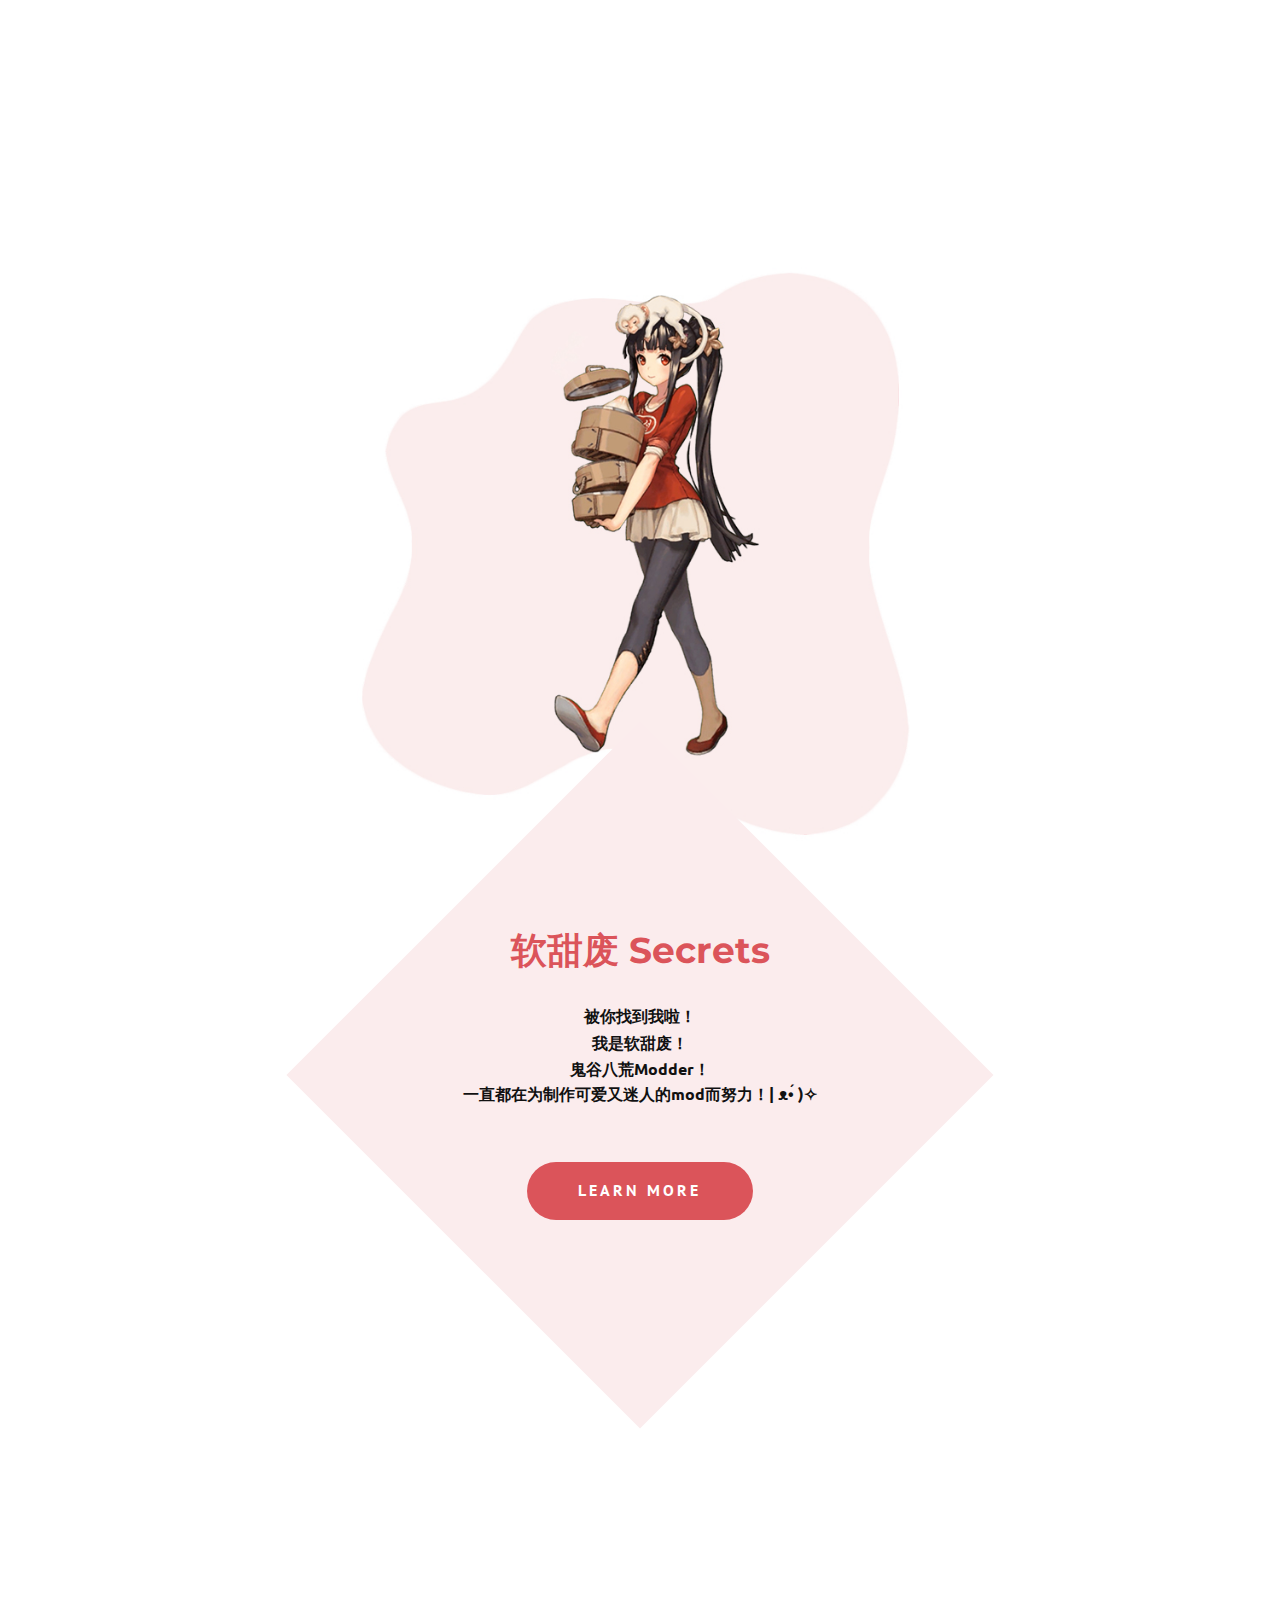
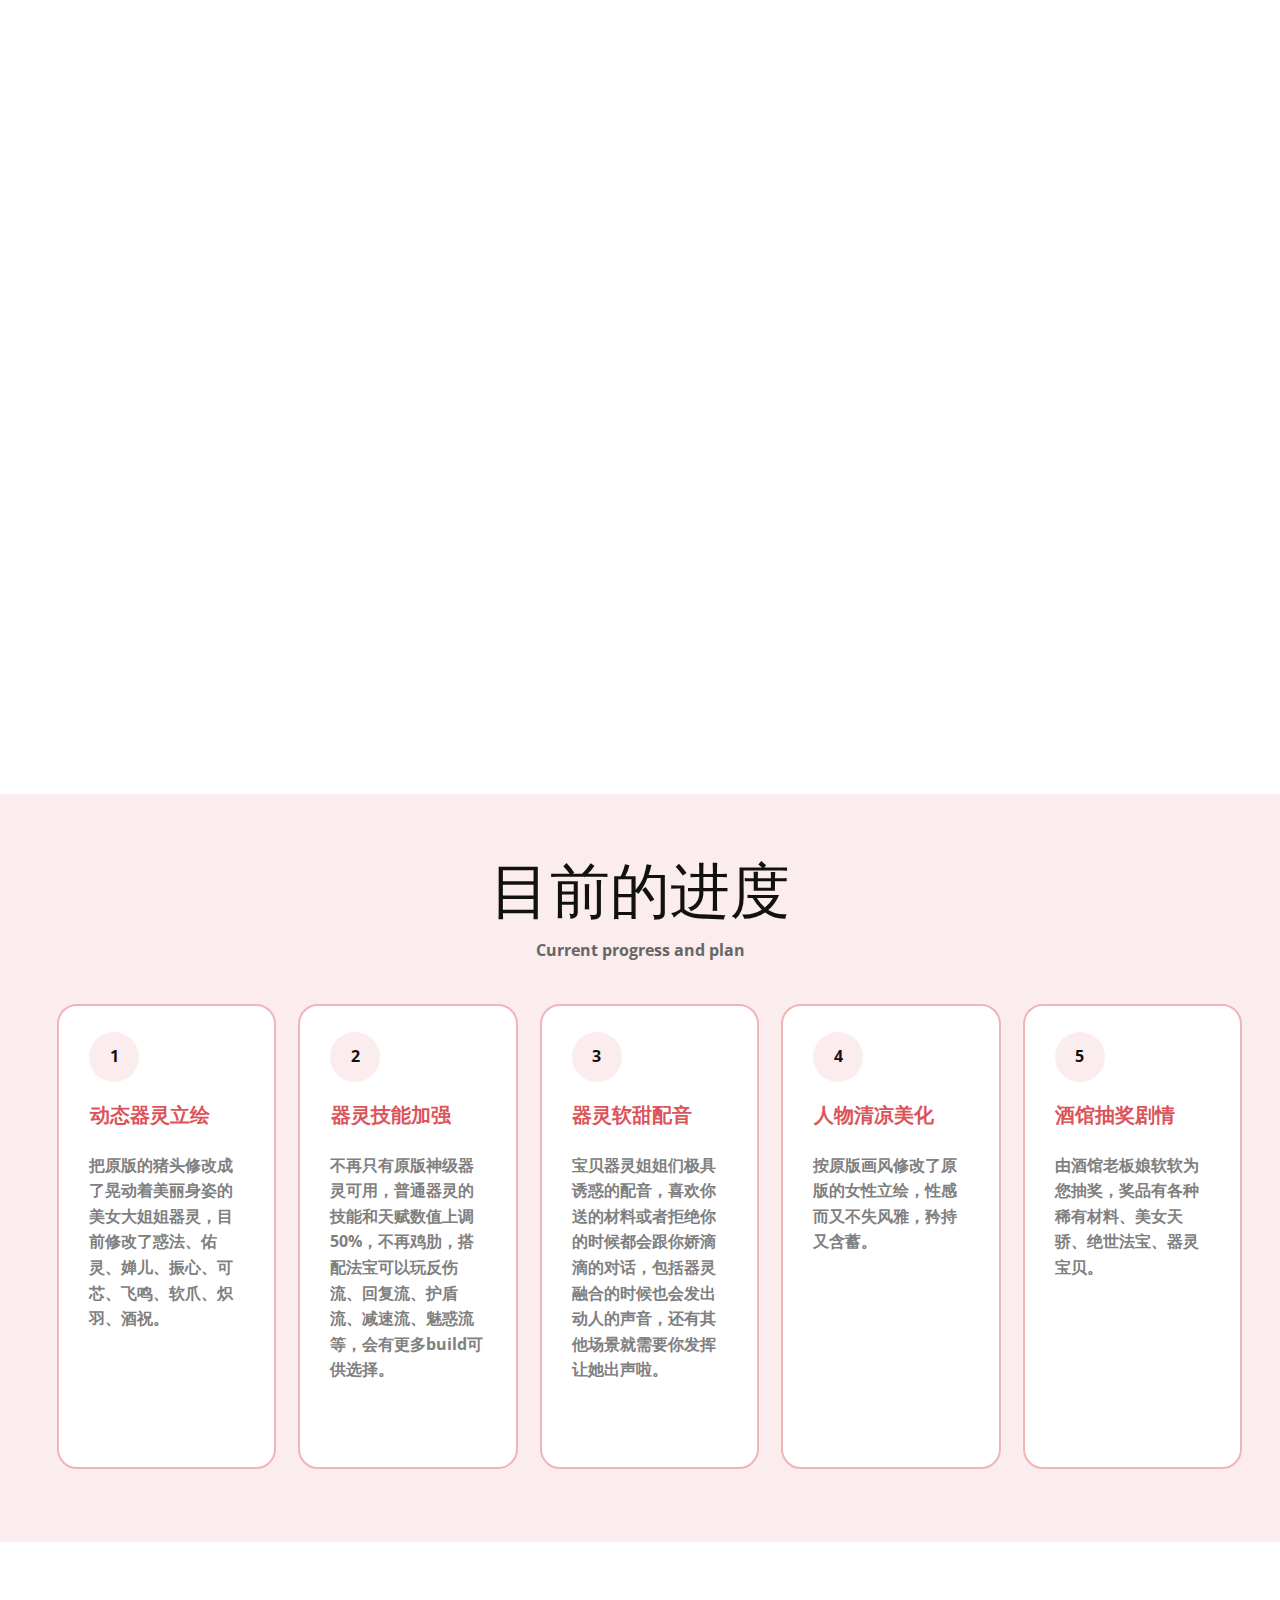
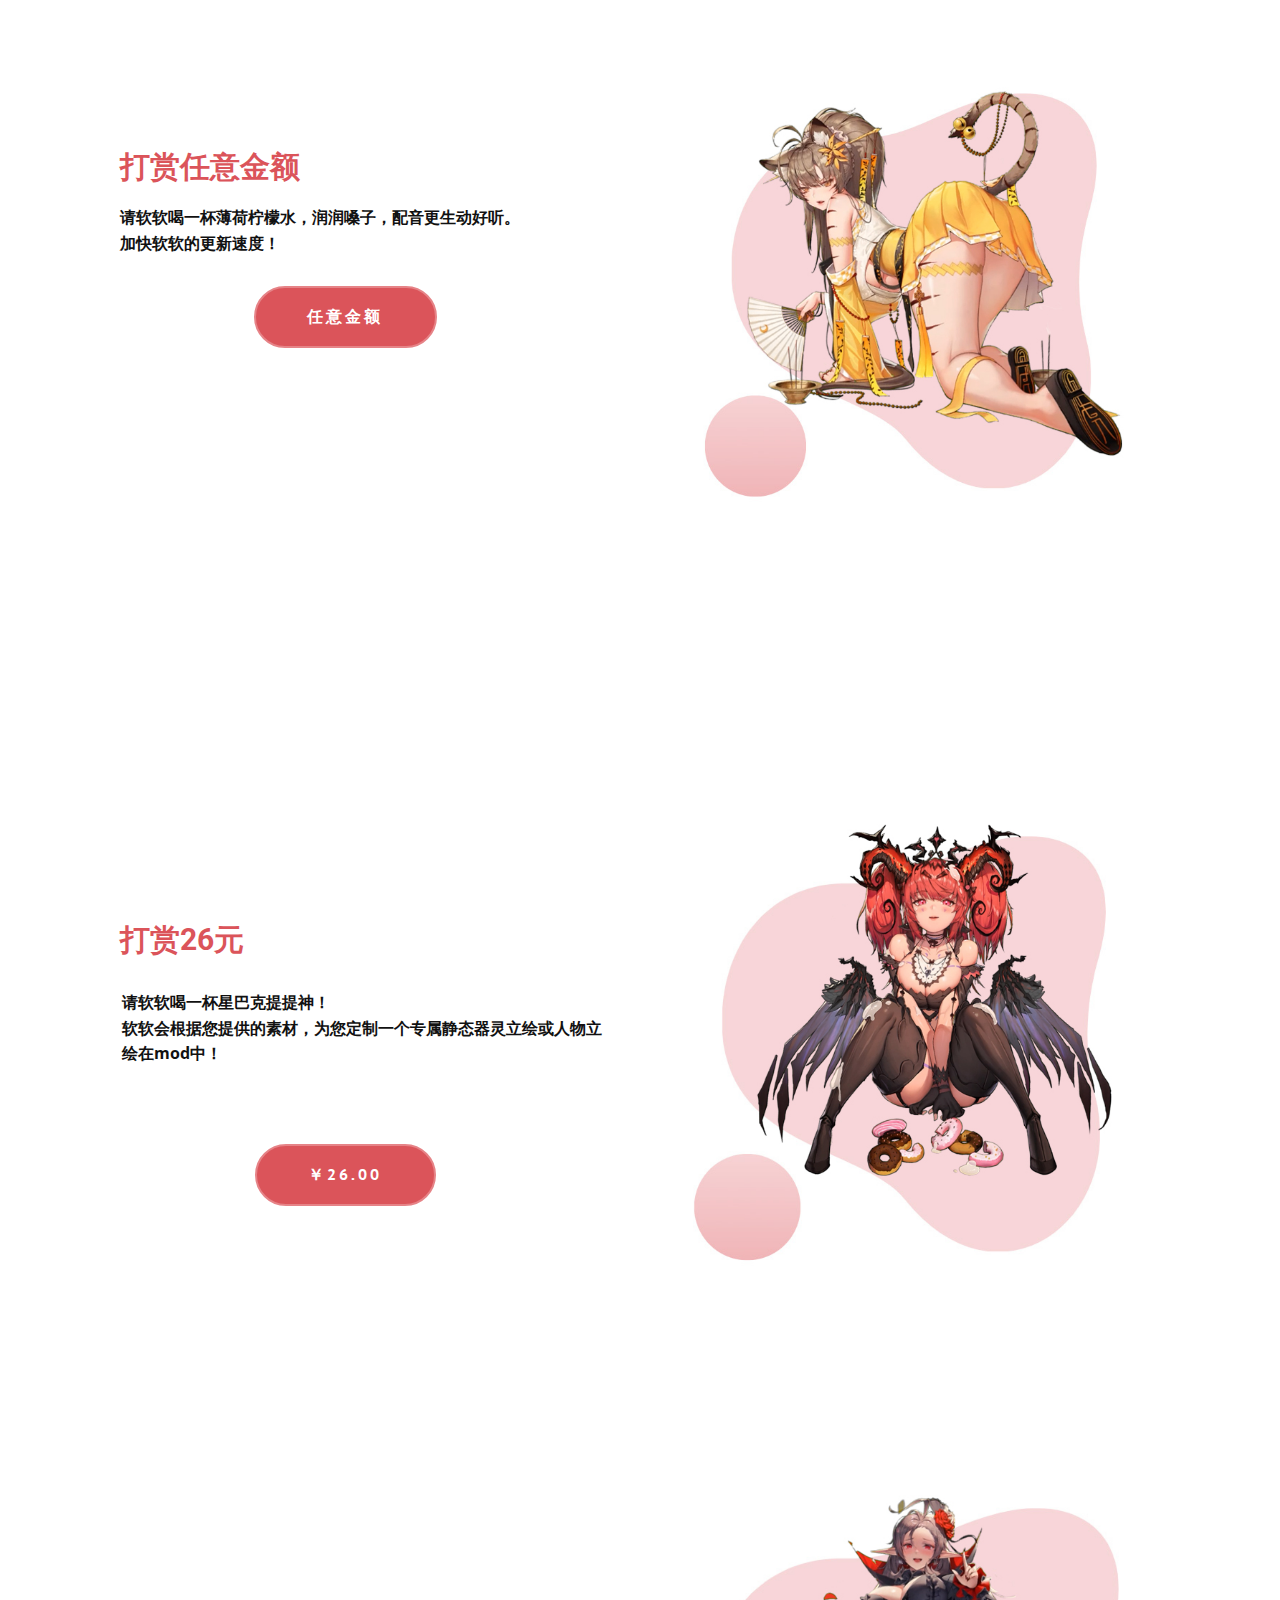
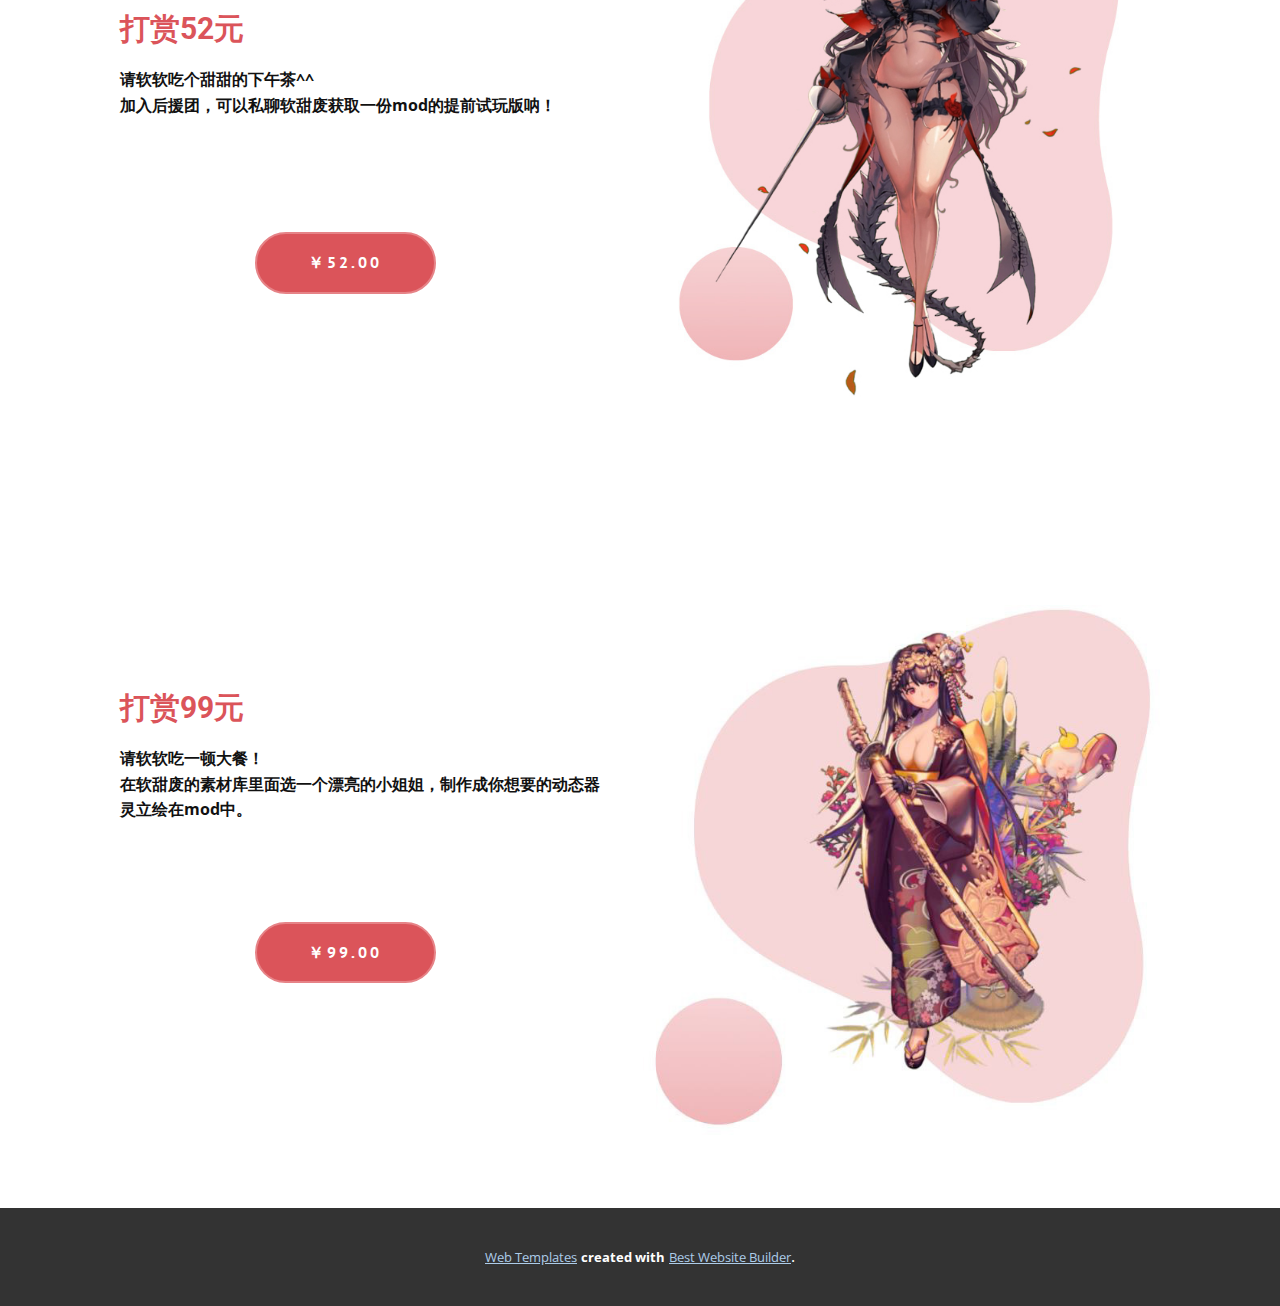
<file: index.html>
<!DOCTYPE html>
<html style="font-size: 16px;" lang="en"><head>
    <meta name="viewport" content="width=device-width, initial-scale=1.0">
    <meta charset="utf-8">
    <meta name="keywords" content="Simple steps, ​Top Fashion and Beauty Tips">
    <meta name="description" content="">
    <title>index</title>
    <link rel="stylesheet" href="nicepage.css" media="screen">
<link rel="stylesheet" href="index.css" media="screen">
    <script class="u-script" type="text/javascript" src="jquery.js" defer=""></script>
    <script class="u-script" type="text/javascript" src="nicepage.js" defer=""></script>
    <meta name="generator" content="Nicepage 4.14.1, nicepage.com">
    <link id="u-theme-google-font" rel="stylesheet" href="https://fonts.googleapis.com/css?family=Roboto:100,100i,300,300i,400,400i,500,500i,700,700i,900,900i|Open+Sans:300,300i,400,400i,500,500i,600,600i,700,700i,800,800i">
    <link id="u-page-google-font" rel="stylesheet" href="https://fonts.googleapis.com/css?family=Montserrat:100,100i,200,200i,300,300i,400,400i,500,500i,600,600i,700,700i,800,800i,900,900i|Ubuntu:300,300i,400,400i,500,500i,700,700i|PT+Sans:400,400i,700,700i">
    
    
    
    
    
    
    
    <script type="application/ld+json">{
		"@context": "http://schema.org",
		"@type": "Organization",
		"name": ""
}</script>
    <meta name="theme-color" content="#478ac9">
    <meta property="og:title" content="index">
    <meta property="og:type" content="website">
  </head>
  <body data-home-page="index.html" data-home-page-title="index" class="u-body u-xl-mode" data-lang="en"> 
    <section class="u-align-center u-clearfix u-section-1" id="sec-b9d9">
      <div class="u-clearfix u-sheet u-sheet-1">
        <img class="u-image u-image-default u-image-1" src="images/202.jpg" alt="" data-image-width="1002" data-image-height="756"><span class="u-icon u-text-palette-2-light-3 u-icon-1"><svg class="u-svg-link" preserveAspectRatio="xMidYMin slice" viewBox="0 0 1000 1000" style=""><use xmlns:xlink="http://www.w3.org/1999/xlink" xlink:href="#svg-3a1a"></use></svg><svg class="u-svg-content" viewBox="0 0 1000 1000" x="0px" y="0px" id="svg-3a1a" style="enable-background:new 0 0 1000 1000;"><rect x="152.8" y="152.8" transform="matrix(0.7071 -0.7071 0.7071 0.7071 -207.1068 500)" style="fill:currentColor;" width="694.4" height="694.4"></rect></svg></span>
        <div class="u-container-style u-expanded-width-xs u-group u-shape-rectangle u-group-1">
          <div class="u-container-layout u-container-layout-1">
            <h3 class="u-align-center u-text u-text-palette-2-base u-text-1">软甜废 Secrets</h3>
            <p class="u-align-center u-custom-font u-font-ubuntu u-text u-text-2">
              <span style="font-size: 1.25rem;"></span>被你找到我啦！<br>我是软甜废！<br>鬼谷八荒Modder！<br>一直都在为制作可爱又迷人的mod而努力！| ᴥ•́ )✧<br>
              <br>
            </p>
            <a href="https://space.bilibili.com/1592947124" class="u-active-white u-border-none u-btn u-btn-round u-button-style u-custom-font u-font-pt-sans u-hover-white u-palette-2-base u-radius-50 u-text-active-palette-2-base u-text-hover-palette-2-base u-btn-1">Learn more</a>
          </div>
        </div>
      </div>
    </section>
    <section class="u-align-center u-clearfix u-palette-2-light-3 u-section-2" id="carousel_81fa">
      <div class="u-clearfix u-sheet u-sheet-1">
        <h2 class="u-text u-text-default u-text-1">目前的进度</h2>
        <p class="u-text u-text-default u-text-grey-60 u-text-2"> Current progress and plan</p>
        <div class="u-list u-list-1">
          <div class="u-repeater u-repeater-1">
            <div class="u-align-left u-border-2 u-border-palette-2-light-2 u-container-style u-list-item u-radius-20 u-repeater-item u-shape-round u-white u-list-item-1">
              <div class="u-container-layout u-similar-container u-container-layout-1">
                <div class="u-align-center u-container-style u-group u-palette-2-light-3 u-radius-50 u-shape-round u-group-1">
                  <div class="u-container-layout u-valign-middle">
                    <p class="u-text u-text-3">1</p>
                  </div>
                </div>
                <h5 class="u-text u-text-palette-2-base u-text-4">动态器灵立绘</h5>
                <p class="u-text u-text-grey-50 u-text-5">把原版的猪头修改成了晃动着美丽身姿的美女大姐姐器灵，目前修改了​惑法、佑灵、婵儿、振心、可芯、飞鸣、软爪、炽羽、酒祝。</p>
              </div>
            </div>
            <div class="u-align-left u-border-2 u-border-palette-2-light-2 u-container-style u-list-item u-radius-20 u-repeater-item u-shape-round u-video-cover u-white u-list-item-2">
              <div class="u-container-layout u-similar-container u-container-layout-3">
                <div class="u-align-center u-container-style u-group u-palette-2-light-3 u-radius-50 u-shape-round u-group-2">
                  <div class="u-container-layout u-valign-middle">
                    <p class="u-text u-text-default u-text-6">2</p>
                  </div>
                </div>
                <h5 class="u-text u-text-palette-2-base u-text-7">器灵技能加强</h5>
                <p class="u-text u-text-grey-50 u-text-8"> 不再只有原版神级器灵可用，普通器灵的技能和天赋数值上调50%，不再鸡肋，搭配法宝可以玩反伤流、回复流、护盾流、减速流、魅惑流等，会有更多build可供选择。</p>
              </div>
            </div>
            <div class="u-align-left u-border-2 u-border-palette-2-light-2 u-container-style u-list-item u-radius-20 u-repeater-item u-shape-round u-video-cover u-white u-list-item-3">
              <div class="u-container-layout u-similar-container u-container-layout-5">
                <div class="u-align-center u-container-style u-group u-palette-2-light-3 u-radius-50 u-shape-round u-group-3">
                  <div class="u-container-layout u-valign-middle">
                    <p class="u-text u-text-default u-text-9">3</p>
                  </div>
                </div>
                <h5 class="u-text u-text-palette-2-base u-text-10"> 器灵软甜配音</h5>
                <p class="u-text u-text-grey-50 u-text-11"> 宝贝器灵姐姐们极具诱惑的配音，喜欢你送的材料或者拒绝你的时候都会跟你娇滴滴的对话，包括器灵融合的时候也会发出动人的声音，还有其他场景就需要你发挥让她出声啦。</p>
              </div>
            </div>
            <div class="u-align-left u-border-2 u-border-palette-2-light-2 u-container-style u-list-item u-radius-20 u-repeater-item u-shape-round u-video-cover u-white u-list-item-4">
              <div class="u-container-layout u-similar-container u-container-layout-7">
                <div class="u-align-center u-container-style u-group u-palette-2-light-3 u-radius-50 u-shape-round u-group-4">
                  <div class="u-container-layout u-valign-middle">
                    <p class="u-text u-text-default u-text-12">4</p>
                  </div>
                </div>
                <h5 class="u-text u-text-palette-2-base u-text-13"> 人物清凉美化</h5>
                <p class="u-text u-text-grey-50 u-text-14"> 按原版画风修改了原版的女性立绘，性感而又不失风雅，矜持又含蓄。</p>
              </div>
            </div>
            <div class="u-align-left u-border-2 u-border-palette-2-light-2 u-container-style u-list-item u-radius-20 u-repeater-item u-shape-round u-video-cover u-white u-list-item-5">
              <div class="u-container-layout u-similar-container u-container-layout-9">
                <div class="u-align-center u-container-style u-group u-palette-2-light-3 u-radius-50 u-shape-round u-group-5">
                  <div class="u-container-layout u-valign-middle">
                    <p class="u-text u-text-default u-text-15">5</p>
                  </div>
                </div>
                <h5 class="u-text u-text-palette-2-base u-text-16">酒馆抽奖剧情</h5>
                <p class="u-text u-text-grey-50 u-text-17">由酒馆老板娘软软为您抽奖，奖品有各种稀有材料、美女天骄、绝世法宝、器灵宝贝。</p>
              </div>
            </div>
          </div>
        </div>
      </div>
    </section>
    <section class="u-clearfix u-white u-section-3" id="carousel_3839">
      <div class="u-clearfix u-layout-wrap u-layout-wrap-1">
        <div class="u-layout" style="">
          <div class="u-layout-row" style="">
            <div class="u-align-left u-container-style u-layout-cell u-shape-rectangle u-size-29-lg u-size-29-xl u-size-60-md u-size-60-sm u-size-60-xs u-layout-cell-1">
              <div class="u-container-layout u-container-layout-1">
                <h3 class="u-text u-text-palette-2-base u-text-1"> 打赏任意金额</h3>
                <p class="u-text u-text-2"> 请软软喝一杯薄荷柠檬水，润润嗓子，配音更生动好听。<br>加快软软的更新速度！
                </p>
                <a href="Page-2.html" data-page-id="91080527" class="u-active-white u-border-2 u-border-active-palette-2-light-1 u-border-hover-palette-2-light-1 u-border-palette-2-light-1 u-btn u-btn-round u-button-style u-custom-font u-font-pt-sans u-hover-white u-palette-2-base u-radius-50 u-text-active-palette-2-base u-text-hover-palette-2-base u-btn-1">任意金额</a>
              </div>
            </div>
            <div class="u-align-left u-container-style u-layout-cell u-size-31-lg u-size-31-xl u-size-60-md u-size-60-sm u-size-60-xs u-layout-cell-2">
              <div class="u-container-layout u-container-layout-2">
                <img class="u-image u-image-default u-image-1" src="images/161.jpg" alt="" data-image-width="749" data-image-height="771">
              </div>
            </div>
          </div>
        </div>
      </div>
    </section>
    <section class="u-clearfix u-white u-section-4" id="carousel_b65e">
      <div class="u-clearfix u-layout-wrap u-layout-wrap-1">
        <div class="u-layout" style="">
          <div class="u-layout-row" style="">
            <div class="u-align-left u-container-style u-layout-cell u-shape-rectangle u-size-29-lg u-size-29-xl u-size-30-md u-size-30-sm u-size-30-xs u-layout-cell-1">
              <div class="u-container-layout u-container-layout-1">
                <h3 class="u-text u-text-palette-2-base u-text-1">
                  <span style="font-size: 1.875rem; font-weight: 700;">打赏26​元</span>
                </h3>
                <p class="u-text u-text-2">请软软喝一杯星巴克提提神！ <br>软软会根据您提供的素材，为您定制一个专属静态器灵立绘或人物立绘在mod中！
                </p>
                <a href="Page-2.html" data-page-id="91080527" class="u-active-white u-border-2 u-border-active-palette-2-light-1 u-border-hover-palette-2-light-1 u-border-palette-2-light-1 u-btn u-btn-round u-button-style u-custom-font u-font-pt-sans u-hover-white u-palette-2-base u-radius-50 u-text-active-palette-2-base u-text-hover-palette-2-base u-btn-1">￥26.00</a>
              </div>
            </div>
            <div class="u-align-left u-container-style u-layout-cell u-size-30-md u-size-30-sm u-size-30-xs u-size-31-lg u-size-31-xl u-layout-cell-2">
              <div class="u-container-layout u-container-layout-2">
                <img class="u-image u-image-default u-image-1" src="images/19.jpg" alt="" data-image-width="749" data-image-height="771">
              </div>
            </div>
          </div>
        </div>
      </div>
    </section>
    <section class="u-clearfix u-valign-middle u-white u-section-5" id="carousel_6aca">
      <div class="u-clearfix u-layout-wrap u-layout-wrap-1">
        <div class="u-layout" style="">
          <div class="u-layout-row" style="">
            <div class="u-align-left u-container-style u-layout-cell u-shape-rectangle u-size-29-lg u-size-29-xl u-size-60-md u-size-60-sm u-size-60-xs u-layout-cell-1">
              <div class="u-container-layout u-container-layout-1">
                <h3 class="u-text u-text-palette-2-base u-text-1"> 打赏52元</h3>
                <p class="u-text u-text-2">请软软吃个甜甜的下午茶^^<br>加入后援团，可以私聊软甜废获取一份mod的提前试玩版呐！
                </p>
                <a href="Page-2.html" data-page-id="91080527" class="u-active-white u-border-2 u-border-active-palette-2-light-1 u-border-hover-palette-2-light-1 u-border-palette-2-light-1 u-btn u-btn-round u-button-style u-custom-font u-font-pt-sans u-hover-white u-palette-2-base u-radius-50 u-text-active-palette-2-base u-text-hover-palette-2-base u-btn-1"> ￥52.00</a>
              </div>
            </div>
            <div class="u-container-style u-layout-cell u-size-31-lg u-size-31-xl u-size-60-md u-size-60-sm u-size-60-xs u-layout-cell-2">
              <div class="u-container-layout u-valign-middle u-container-layout-2">
                <img class="u-image u-image-default u-image-1" src="images/171.jpg" alt="" data-image-width="749" data-image-height="771">
              </div>
            </div>
          </div>
        </div>
      </div>
    </section>
    <section class="u-clearfix u-white u-section-6" id="carousel_a791">
      <div class="u-clearfix u-layout-wrap u-layout-wrap-1">
        <div class="u-layout" style="">
          <div class="u-layout-row" style="">
            <div class="u-align-left u-container-style u-layout-cell u-shape-rectangle u-size-29 u-layout-cell-1">
              <div class="u-container-layout u-container-layout-1">
                <h3 class="u-text u-text-palette-2-base u-text-1"> 打赏99元</h3>
                <p class="u-text u-text-2">请软软吃一顿大餐！<br>在软甜废的素材库里面选一个漂亮的小姐姐，制作成你想要的动态器灵立绘在mod中。
                </p>
                <a href="Page-2.html" data-page-id="91080527" class="u-active-white u-border-2 u-border-active-palette-2-light-1 u-border-hover-palette-2-light-1 u-border-palette-2-light-1 u-btn u-btn-round u-button-style u-custom-font u-font-pt-sans u-hover-white u-palette-2-base u-radius-50 u-text-active-palette-2-base u-text-hover-palette-2-base u-btn-1"> ￥99.00</a>
              </div>
            </div>
            <div class="u-align-left u-container-style u-layout-cell u-size-31 u-layout-cell-2">
              <div class="u-container-layout u-valign-middle u-container-layout-2">
                <img class="u-image u-image-default u-image-1" src="images/14.jpg" alt="" data-image-width="675" data-image-height="735">
              </div>
            </div>
          </div>
        </div>
      </div>
    </section>
    
    
    
    <section class="u-backlink u-clearfix u-grey-80">
      <a class="u-link" href="https://nicepage.com/website-templates" target="_blank">
        <span>Web Templates</span>
      </a>
      <p class="u-text">
        <span>created with</span>
      </p>
      <a class="u-link" href="https://nicepage.com/website-builder" target="_blank">
        <span>Best Website Builder</span>
      </a>. 
    </section>
  
</body></html>
</file>
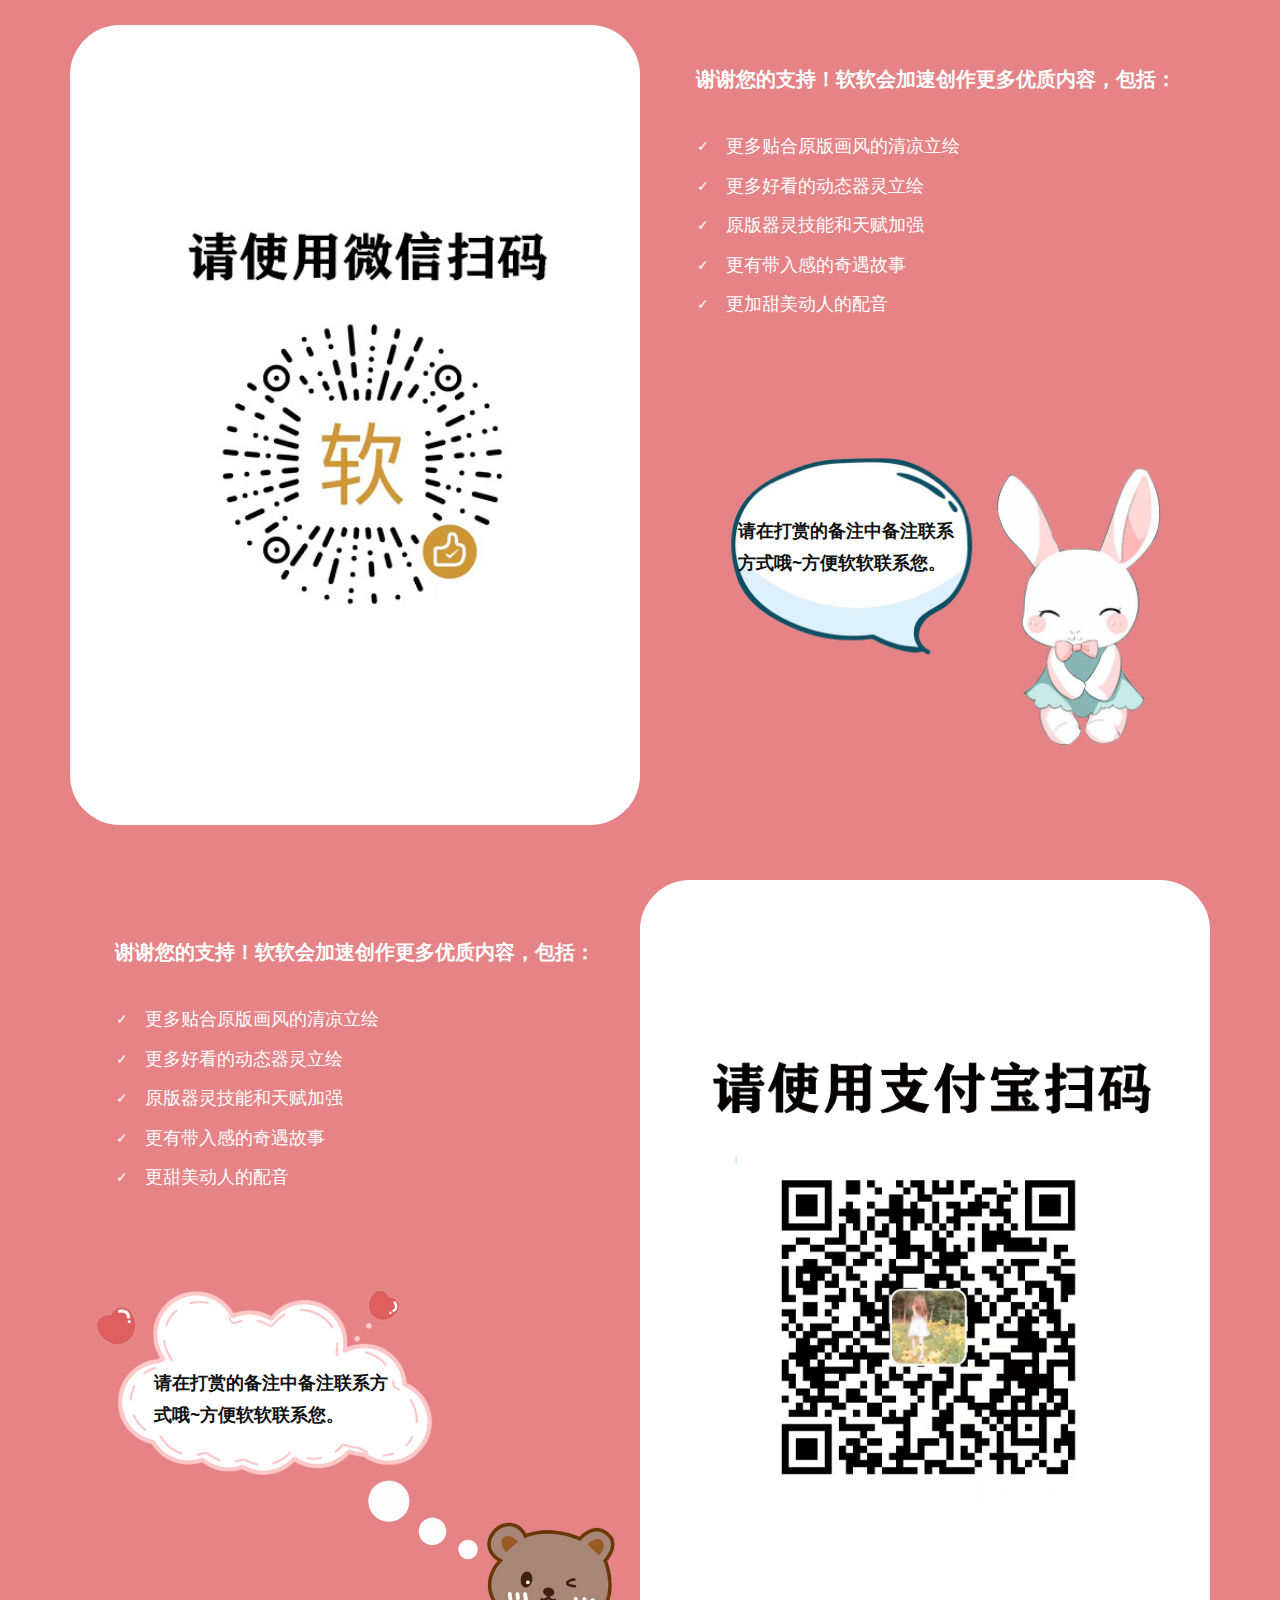
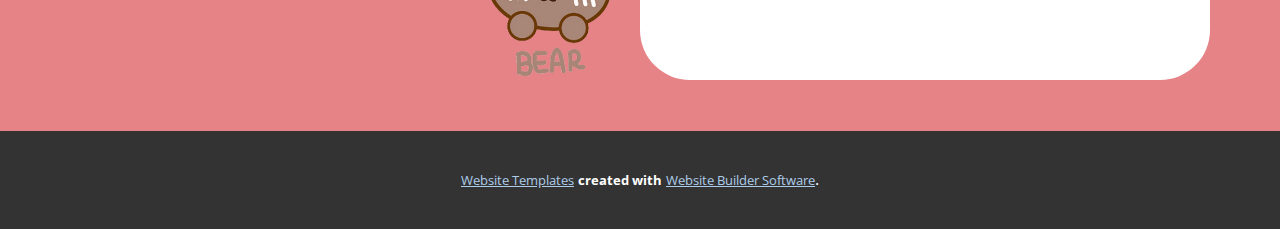
<file: Page-2.html>
<!DOCTYPE html>
<html style="font-size: 16px;" lang="en"><head>
    <meta name="viewport" content="width=device-width, initial-scale=1.0">
    <meta charset="utf-8">
    <meta name="keywords" content="INTUITIVE">
    <meta name="description" content="">
    <title>Page 2</title>
    <link rel="stylesheet" href="nicepage.css" media="screen">
<link rel="stylesheet" href="Page-2.css" media="screen">
    <script class="u-script" type="text/javascript" src="jquery.js" defer=""></script>
    <script class="u-script" type="text/javascript" src="nicepage.js" defer=""></script>
    <meta name="generator" content="Nicepage 4.14.1, nicepage.com">
    <link id="u-theme-google-font" rel="stylesheet" href="https://fonts.googleapis.com/css?family=Roboto:100,100i,300,300i,400,400i,500,500i,700,700i,900,900i|Open+Sans:300,300i,400,400i,500,500i,600,600i,700,700i,800,800i">
    
    
    
    <script type="application/ld+json">{
		"@context": "http://schema.org",
		"@type": "Organization",
		"name": ""
}</script>
    <meta name="theme-color" content="#478ac9">
    <meta property="og:title" content="Page 2">
    <meta property="og:type" content="website">
  </head>
  <body class="u-body u-xl-mode" data-lang="en">
    <section class="u-align-left u-clearfix u-palette-2-light-1 u-section-1" id="carousel_4ff8">
      <div class="u-clearfix u-sheet u-sheet-1">
        <div class="u-clearfix u-expanded-width u-gutter-0 u-layout-wrap u-layout-wrap-1">
          <div class="u-layout">
            <div class="u-layout-row">
              <div class="u-align-left u-container-style u-layout-cell u-radius-50 u-size-30-lg u-size-30-xl u-size-60-md u-size-60-sm u-size-60-xs u-white u-layout-cell-1">
                <div class="u-container-layout u-valign-middle-lg u-valign-middle-sm u-valign-middle-xl u-valign-middle-xs u-container-layout-1">
                  <img class="u-expanded-width-xs u-image u-image-default u-image-1" src="images/12.jpg" alt="" data-image-width="521" data-image-height="447">
                </div>
              </div>
              <div class="u-container-style u-layout-cell u-shape-round u-size-30-lg u-size-30-xl u-size-60-md u-size-60-sm u-size-60-xs u-layout-cell-2">
                <div class="u-container-layout u-container-layout-2">
                  <p class="u-text u-text-1">谢谢您的支持！软软会加速创作更多优质内容，包括：</p>
                  <ul class="u-custom-list u-file-icon u-text u-text-2">
                    <li style="padding-left: 10px;">
                      <div class="u-list-icon">
                        <div xmlns="http://www.w3.org/2000/svg" xmlns:xlink="http://www.w3.org/1999/xlink" version="1.1" xml:space="preserve" class="u-svg-content">✓</div>
                      </div>更多贴合原版画风的清凉立绘
                    </li>
                    <li style="padding-left: 10px;">
                      <div class="u-list-icon">
                        <div xmlns="http://www.w3.org/2000/svg" xmlns:xlink="http://www.w3.org/1999/xlink" version="1.1" xml:space="preserve" class="u-svg-content">✓</div>
                      </div>更多好看的动态器灵立绘
                    </li>
                    <li style="padding-left: 10px;">
                      <div class="u-list-icon">
                        <div xmlns="http://www.w3.org/2000/svg" xmlns:xlink="http://www.w3.org/1999/xlink" version="1.1" xml:space="preserve" class="u-svg-content">✓</div>
                      </div>原版器灵技能和天赋加强
                    </li>
                    <li style="padding-left: 10px;">
                      <div class="u-list-icon">
                        <div xmlns="http://www.w3.org/2000/svg" xmlns:xlink="http://www.w3.org/1999/xlink" version="1.1" xml:space="preserve" class="u-svg-content">✓</div>
                      </div>更有带入感的奇遇故事
                    </li>
                    <li style="padding-left: 10px;">
                      <div class="u-list-icon">
                        <div xmlns="http://www.w3.org/2000/svg" xmlns:xlink="http://www.w3.org/1999/xlink" version="1.1" xml:space="preserve" class="u-svg-content">✓</div>
                      </div>更加甜美动人的配音
                    </li>
                  </ul>
                  <img class="u-image u-image-default u-image-2" src="images/10.jpg" alt="" data-image-width="1200" data-image-height="600">
                  <p class="u-text u-text-body-color u-text-3">请在打赏的备注中备注联系方式哦~方便软软联系您。</p>
                </div>
              </div>
            </div>
          </div>
        </div>
      </div>
    </section>
    <section class="u-align-left u-clearfix u-palette-2-light-1 u-section-2" id="carousel_c2fc">
      <div class="u-clearfix u-sheet u-valign-middle-sm u-sheet-1">
        <div class="u-clearfix u-expanded-width u-gutter-0 u-layout-wrap u-layout-wrap-1">
          <div class="u-layout" style="">
            <div class="u-layout-row" style="">
              <div class="u-container-style u-layout-cell u-size-30 u-layout-cell-1">
                <div class="u-container-layout u-container-layout-1">
                  <p class="u-text u-text-1">谢谢您的支持！软软会加速创作更多优质内容，包括：</p>
                  <ul class="u-custom-list u-file-icon u-text u-text-2">
                    <li style="padding-left: 10px;">
                      <div class="u-list-icon">
                        <div xmlns="http://www.w3.org/2000/svg" xmlns:xlink="http://www.w3.org/1999/xlink" version="1.1" xml:space="preserve" class="u-svg-content">✓</div>
                      </div> 更多贴合原版画风的清凉立绘
                    </li>
                    <li style="padding-left: 10px;">
                      <div class="u-list-icon">
                        <div xmlns="http://www.w3.org/2000/svg" xmlns:xlink="http://www.w3.org/1999/xlink" version="1.1" xml:space="preserve" class="u-svg-content">✓</div>
                      </div>更多好看的动态器灵立绘
                    </li>
                    <li style="padding-left: 10px;">
                      <div class="u-list-icon">
                        <div xmlns="http://www.w3.org/2000/svg" xmlns:xlink="http://www.w3.org/1999/xlink" version="1.1" xml:space="preserve" class="u-svg-content">✓</div>
                      </div>原版器灵技能和天赋加强<br>
                    </li>
                    <li style="padding-left: 10px;">
                      <div class="u-list-icon">
                        <div xmlns="http://www.w3.org/2000/svg" xmlns:xlink="http://www.w3.org/1999/xlink" version="1.1" xml:space="preserve" class="u-svg-content">✓</div>
                      </div>更有带入感的奇遇故事
                    </li>
                    <li style="padding-left: 10px;">
                      <div class="u-list-icon">
                        <div xmlns="http://www.w3.org/2000/svg" xmlns:xlink="http://www.w3.org/1999/xlink" version="1.1" xml:space="preserve" class="u-svg-content">✓</div>
                      </div>更甜美动人的配音
                    </li>
                  </ul>
                  <img class="u-expanded-width-lg u-image u-image-default u-image-1" src="images/13.jpg" alt="" data-image-width="1000" data-image-height="800">
                  <p class="u-text u-text-body-color u-text-3">请在打赏的备注中备注联系方式哦~方便软软联系您。</p>
                </div>
              </div>
              <div class="u-align-left u-container-style u-layout-cell u-radius-50 u-shape-round u-size-30 u-white u-layout-cell-2">
                <div class="u-container-layout u-valign-middle-xl u-container-layout-2">
                  <img class="u-expanded-width-lg u-expanded-width-md u-expanded-width-sm u-expanded-width-xs u-image u-image-default u-preserve-proportions u-image-2" src="images/11.jpg" alt="" data-image-width="1199" data-image-height="1434">
                </div>
              </div>
            </div>
          </div>
        </div>
      </div>
    </section>
    
    
    
    <section class="u-backlink u-clearfix u-grey-80">
      <a class="u-link" href="https://nicepage.com/website-templates" target="_blank">
        <span>Website Templates</span>
      </a>
      <p class="u-text">
        <span>created with</span>
      </p>
      <a class="u-link" href="" target="_blank">
        <span>Website Builder Software</span>
      </a>. 
    </section>
  
</body></html>
</file>
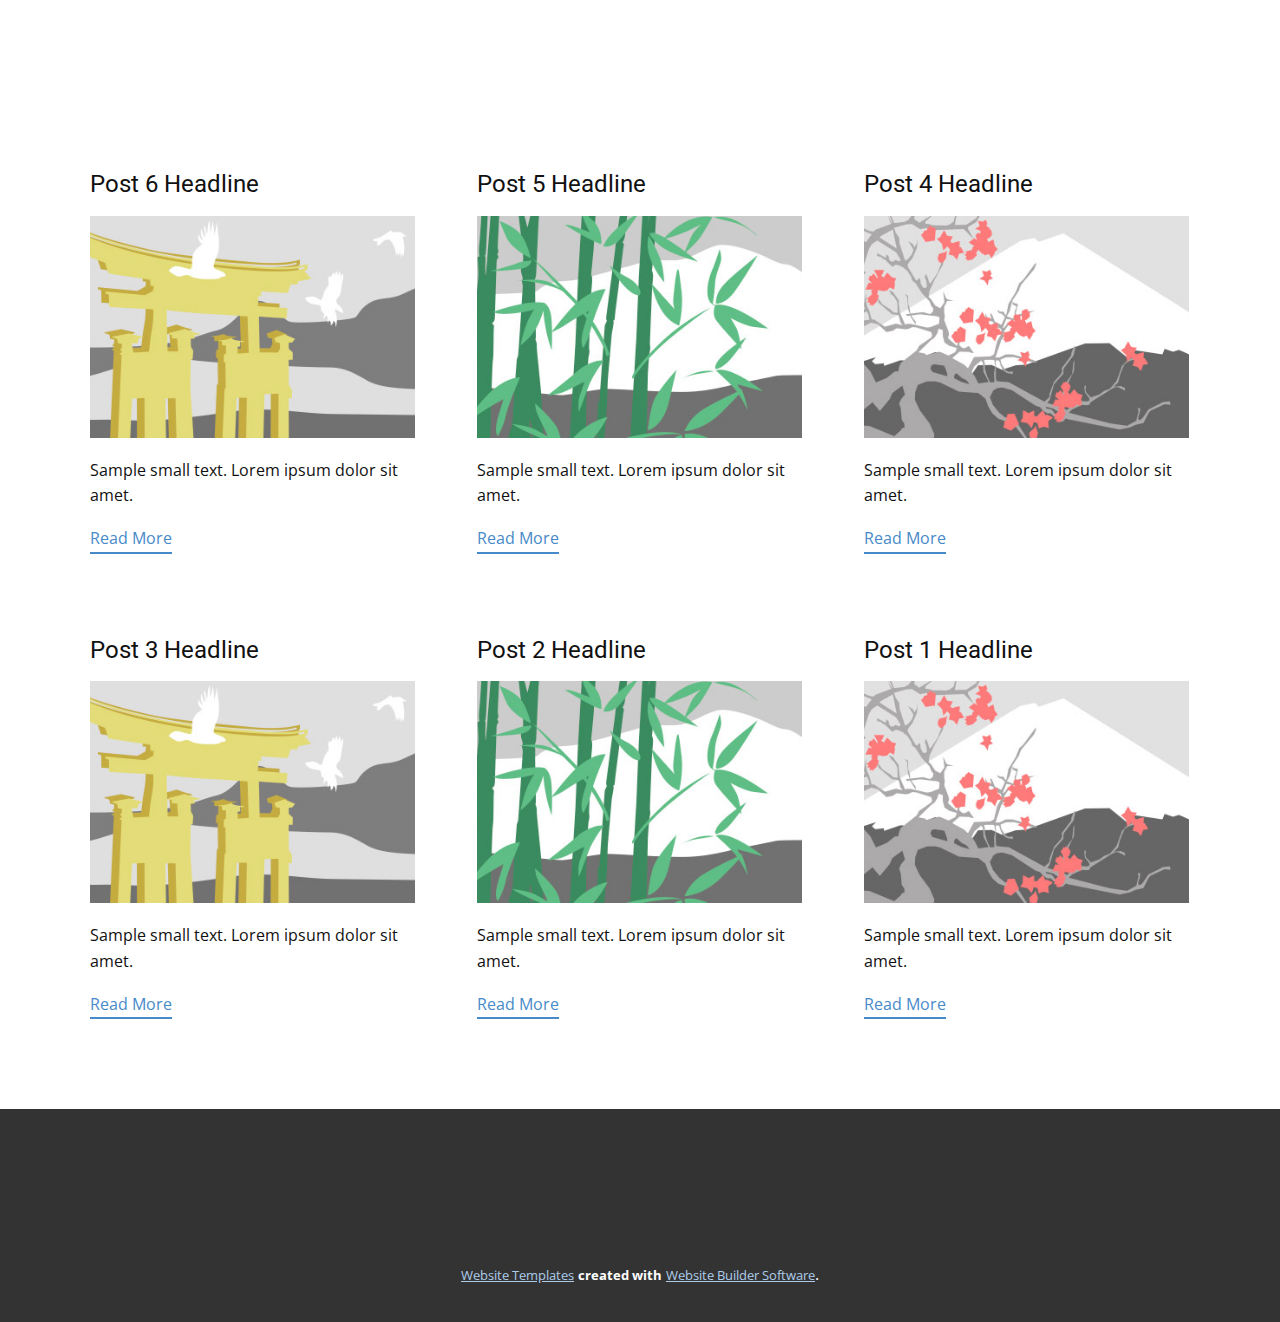
<file: blog/blog.html>
<html style="font-size: 16px;" lang="en"><head>
    <meta name="viewport" content="width=device-width, initial-scale=1.0">
    <meta charset="utf-8">
    <meta name="keywords" content="">
    <meta name="description" content="">
    <title>Blog Template</title>
    <link rel="stylesheet" href="../nicepage.css" media="screen">
<link rel="stylesheet" href="../Blog-Template.css" media="screen">
    <script class="u-script" type="text/javascript" src="../jquery.js" defer=""></script>
    <script class="u-script" type="text/javascript" src="../nicepage.js" defer=""></script>
    <meta name="generator" content="Nicepage 4.14.1, nicepage.com">
    <link id="u-theme-google-font" rel="stylesheet" href="https://fonts.googleapis.com/css?family=Roboto:100,100i,300,300i,400,400i,500,500i,700,700i,900,900i|Open+Sans:300,300i,400,400i,500,500i,600,600i,700,700i,800,800i">
    
    
    <script type="application/ld+json">{
		"@context": "http://schema.org",
		"@type": "Organization",
		"name": ""
}</script>
    <meta name="theme-color" content="#478ac9">
  </head>
  <body class="u-body u-xl-mode" data-lang="en"><header class="u-clearfix u-header u-header" id="sec-8af5"><div class="u-align-left u-clearfix u-sheet u-sheet-1"></div></header>
    <section class="u-clearfix u-section-1" id="sec-b0fe">
      <div class="u-clearfix u-sheet u-valign-middle u-sheet-1"><!--blog--><!--blog_options_json--><!--{"type":"Recent","source":"","tags":"","count":""}--><!--/blog_options_json-->
        <div class="u-blog u-expanded-width u-repeater u-repeater-1"><!--blog_post-->
          <div class="u-blog-post u-container-style u-repeater-item u-white u-repeater-item-1">
            <div class="u-container-layout u-similar-container u-valign-top u-container-layout-1"><!--blog_post_header-->
              <h4 class="u-blog-control u-text u-text-1">
                <a class="u-post-header-link" href="../blog/post-5.html">Post 6 Headline</a>
              </h4><!--/blog_post_header--><!--blog_post_image-->
              <a class="u-post-header-link" href="../blog/post-5.html"><img alt="" class="u-blog-control u-expanded-width u-image u-image-default u-image-1" src="[data-uri]"></a><!--/blog_post_image--><!--blog_post_content-->
              <div class="u-blog-control u-post-content u-text u-text-2 fr-view">Sample small text. Lorem ipsum dolor sit amet.</div><!--/blog_post_content--><!--blog_post_readmore-->
              <a href="../blog/post-5.html" class="u-blog-control u-border-2 u-border-palette-1-base u-btn u-btn-rectangle u-button-style u-none u-btn-1"><!--blog_post_readmore_content--><!--options_json--><!--{"content":"","defaultValue":"Read More"}--><!--/options_json-->Read More<!--/blog_post_readmore_content--></a><!--/blog_post_readmore-->
            </div>
          </div><div class="u-blog-post u-container-style u-repeater-item u-video-cover u-white">
            <div class="u-container-layout u-similar-container u-valign-top u-container-layout-2"><!--blog_post_header-->
              <h4 class="u-blog-control u-text u-text-3">
                <a class="u-post-header-link" href="../blog/post-4.html">Post 5 Headline</a>
              </h4><!--/blog_post_header--><!--blog_post_image-->
              <a class="u-post-header-link" href="../blog/post-4.html"><img alt="" class="u-blog-control u-expanded-width u-image u-image-default u-image-2" src="[data-uri]"></a><!--/blog_post_image--><!--blog_post_content-->
              <div class="u-blog-control u-post-content u-text u-text-4 fr-view">Sample small text. Lorem ipsum dolor sit amet.</div><!--/blog_post_content--><!--blog_post_readmore-->
              <a href="../blog/post-4.html" class="u-blog-control u-border-2 u-border-palette-1-base u-btn u-btn-rectangle u-button-style u-none u-btn-2"><!--blog_post_readmore_content--><!--options_json--><!--{"content":"","defaultValue":"Read More"}--><!--/options_json-->Read More<!--/blog_post_readmore_content--></a><!--/blog_post_readmore-->
            </div>
          </div><div class="u-blog-post u-container-style u-repeater-item u-video-cover u-white">
            <div class="u-container-layout u-similar-container u-valign-top u-container-layout-3"><!--blog_post_header-->
              <h4 class="u-blog-control u-text u-text-5">
                <a class="u-post-header-link" href="../blog/post-3.html">Post 4 Headline</a>
              </h4><!--/blog_post_header--><!--blog_post_image-->
              <a class="u-post-header-link" href="../blog/post-3.html"><img alt="" class="u-blog-control u-expanded-width u-image u-image-default u-image-3" src="[data-uri]"></a><!--/blog_post_image--><!--blog_post_content-->
              <div class="u-blog-control u-post-content u-text u-text-6 fr-view">Sample small text. Lorem ipsum dolor sit amet.</div><!--/blog_post_content--><!--blog_post_readmore-->
              <a href="../blog/post-3.html" class="u-blog-control u-border-2 u-border-palette-1-base u-btn u-btn-rectangle u-button-style u-none u-btn-3"><!--blog_post_readmore_content--><!--options_json--><!--{"content":"","defaultValue":"Read More"}--><!--/options_json-->Read More<!--/blog_post_readmore_content--></a><!--/blog_post_readmore-->
            </div>
          </div><div class="u-blog-post u-container-style u-repeater-item u-white u-repeater-item-1">
            <div class="u-container-layout u-similar-container u-valign-top u-container-layout-1"><!--blog_post_header-->
              <h4 class="u-blog-control u-text u-text-1">
                <a class="u-post-header-link" href="../blog/post-2.html">Post 3 Headline</a>
              </h4><!--/blog_post_header--><!--blog_post_image-->
              <a class="u-post-header-link" href="../blog/post-2.html"><img alt="" class="u-blog-control u-expanded-width u-image u-image-default u-image-1" src="[data-uri]"></a><!--/blog_post_image--><!--blog_post_content-->
              <div class="u-blog-control u-post-content u-text u-text-2 fr-view">Sample small text. Lorem ipsum dolor sit amet.</div><!--/blog_post_content--><!--blog_post_readmore-->
              <a href="../blog/post-2.html" class="u-blog-control u-border-2 u-border-palette-1-base u-btn u-btn-rectangle u-button-style u-none u-btn-1"><!--blog_post_readmore_content--><!--options_json--><!--{"content":"","defaultValue":"Read More"}--><!--/options_json-->Read More<!--/blog_post_readmore_content--></a><!--/blog_post_readmore-->
            </div>
          </div><div class="u-blog-post u-container-style u-repeater-item u-video-cover u-white">
            <div class="u-container-layout u-similar-container u-valign-top u-container-layout-2"><!--blog_post_header-->
              <h4 class="u-blog-control u-text u-text-3">
                <a class="u-post-header-link" href="../blog/post-1.html">Post 2 Headline</a>
              </h4><!--/blog_post_header--><!--blog_post_image-->
              <a class="u-post-header-link" href="../blog/post-1.html"><img alt="" class="u-blog-control u-expanded-width u-image u-image-default u-image-2" src="[data-uri]"></a><!--/blog_post_image--><!--blog_post_content-->
              <div class="u-blog-control u-post-content u-text u-text-4 fr-view">Sample small text. Lorem ipsum dolor sit amet.</div><!--/blog_post_content--><!--blog_post_readmore-->
              <a href="../blog/post-1.html" class="u-blog-control u-border-2 u-border-palette-1-base u-btn u-btn-rectangle u-button-style u-none u-btn-2"><!--blog_post_readmore_content--><!--options_json--><!--{"content":"","defaultValue":"Read More"}--><!--/options_json-->Read More<!--/blog_post_readmore_content--></a><!--/blog_post_readmore-->
            </div>
          </div><div class="u-blog-post u-container-style u-repeater-item u-video-cover u-white">
            <div class="u-container-layout u-similar-container u-valign-top u-container-layout-3"><!--blog_post_header-->
              <h4 class="u-blog-control u-text u-text-5">
                <a class="u-post-header-link" href="../blog/post.html">Post 1 Headline</a>
              </h4><!--/blog_post_header--><!--blog_post_image-->
              <a class="u-post-header-link" href="../blog/post.html"><img alt="" class="u-blog-control u-expanded-width u-image u-image-default u-image-3" src="[data-uri]"></a><!--/blog_post_image--><!--blog_post_content-->
              <div class="u-blog-control u-post-content u-text u-text-6 fr-view">Sample small text. Lorem ipsum dolor sit amet.</div><!--/blog_post_content--><!--blog_post_readmore-->
              <a href="../blog/post.html" class="u-blog-control u-border-2 u-border-palette-1-base u-btn u-btn-rectangle u-button-style u-none u-btn-3"><!--blog_post_readmore_content--><!--options_json--><!--{"content":"","defaultValue":"Read More"}--><!--/options_json-->Read More<!--/blog_post_readmore_content--></a><!--/blog_post_readmore-->
            </div>
          </div><!--/blog_post--><!--blog_post-->
          <!--/blog_post--><!--blog_post-->
          <!--/blog_post-->
        </div><!--/blog-->
      </div>
    </section>
    
    
    <footer class="u-align-center u-clearfix u-footer u-grey-80 u-footer" id="sec-06ca"><div class="u-align-left u-clearfix u-sheet u-sheet-1"></div></footer>
    <section class="u-backlink u-clearfix u-grey-80">
      <a class="u-link" href="https://nicepage.com/website-templates" target="_blank">
        <span>Website Templates</span>
      </a>
      <p class="u-text">
        <span>created with</span>
      </p>
      <a class="u-link" href="" target="_blank">
        <span>Website Builder Software</span>
      </a>. 
    </section>
  
</body></html>
</file>
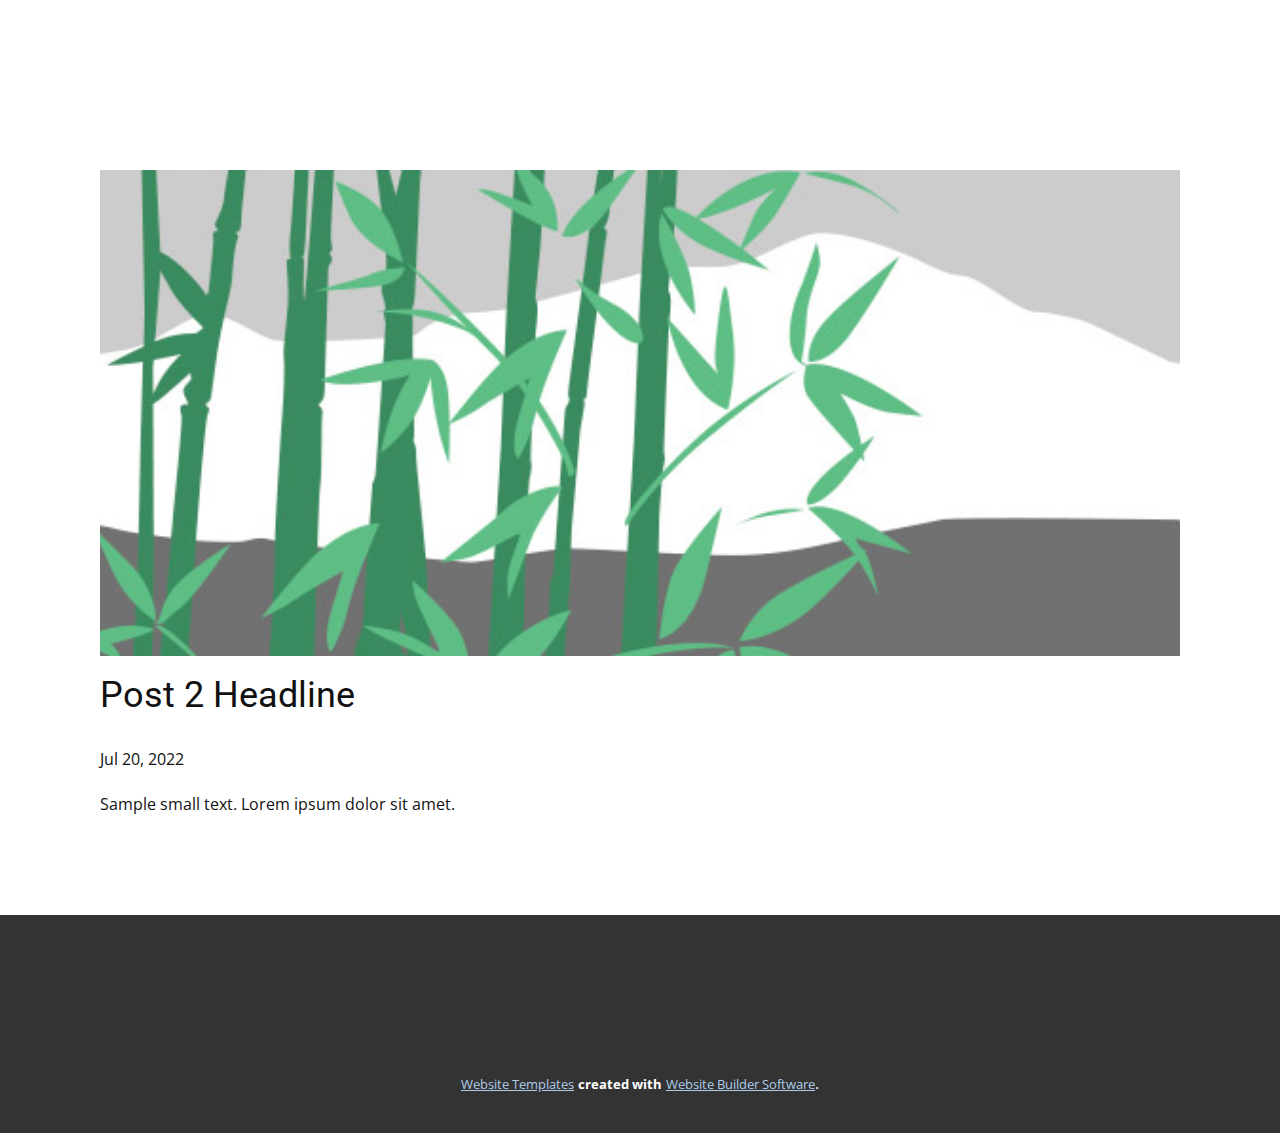
<file: blog/post-1.html>
<!doctype html>
<html style="font-size: 16px;" lang="en"><head>
    <meta name="viewport" content="width=device-width, initial-scale=1.0">
    <meta charset="utf-8">
    <meta name="keywords" content="Post 1 Headline">
    <meta name="description" content="">
    <title>Post 2 Headline</title>
    <link rel="stylesheet" href="../nicepage.css" media="screen">
<link rel="stylesheet" href="../Post-Template.css" media="screen">
    <script class="u-script" type="text/javascript" src="../jquery.js" defer=""></script>
    <script class="u-script" type="text/javascript" src="../nicepage.js" defer=""></script>
    <meta name="generator" content="Nicepage 4.14.1, nicepage.com">
    <link id="u-theme-google-font" rel="stylesheet" href="https://fonts.googleapis.com/css?family=Roboto:100,100i,300,300i,400,400i,500,500i,700,700i,900,900i|Open+Sans:300,300i,400,400i,500,500i,600,600i,700,700i,800,800i">
    
    
    <script type="application/ld+json">{
		"@context": "http://schema.org",
		"@type": "Organization",
		"name": ""
}</script>
    <meta name="theme-color" content="#478ac9">
  </head>
  <body class="u-body u-xl-mode" data-lang="en"><header class="u-clearfix u-header u-header" id="sec-8af5"><div class="u-align-left u-clearfix u-sheet u-sheet-1"></div></header>
    <section class="u-align-center u-clearfix u-section-1" id="sec-9d78">
      <div class="u-clearfix u-sheet u-valign-middle-md u-valign-middle-sm u-valign-middle-xs u-sheet-1"><!--post_details--><!--post_details_options_json--><!--{"source":""}--><!--/post_details_options_json--><!--blog_post-->
        <div class="u-container-style u-expanded-width u-post-details u-post-details-1">
          <div class="u-container-layout u-valign-middle u-container-layout-1"><!--blog_post_image-->
            <img alt="" class="u-blog-control u-expanded-width u-image u-image-default u-image-1" src="[data-uri]"><!--/blog_post_image--><!--blog_post_header-->
            <h2 class="u-blog-control u-text u-text-1">Post 2 Headline</h2><!--/blog_post_header--><!--blog_post_metadata-->
            <div class="u-blog-control u-metadata u-metadata-1"><!--blog_post_metadata_date-->
              <span class="u-meta-date u-meta-icon">Jul 20, 2022</span><!--/blog_post_metadata_date--><!--blog_post_metadata_category-->
              <!--/blog_post_metadata_category--><!--blog_post_metadata_comments-->
              <!--/blog_post_metadata_comments-->
            </div><!--/blog_post_metadata--><!--blog_post_content-->
            <div class="u-align-justify u-blog-control u-post-content u-text u-text-2 fr-view">
  Sample small text. Lorem ipsum dolor sit amet.
  </div><!--/blog_post_content-->
          </div>
        </div><!--/blog_post--><!--/post_details-->
      </div>
    </section>
    
    
    <footer class="u-align-center u-clearfix u-footer u-grey-80 u-footer" id="sec-06ca"><div class="u-align-left u-clearfix u-sheet u-sheet-1"></div></footer>
    <section class="u-backlink u-clearfix u-grey-80">
      <a class="u-link" href="https://nicepage.com/website-templates" target="_blank">
        <span>Website Templates</span>
      </a>
      <p class="u-text">
        <span>created with</span>
      </p>
      <a class="u-link" href="" target="_blank">
        <span>Website Builder Software</span>
      </a>. 
    </section>
  
</body></html>
</file>
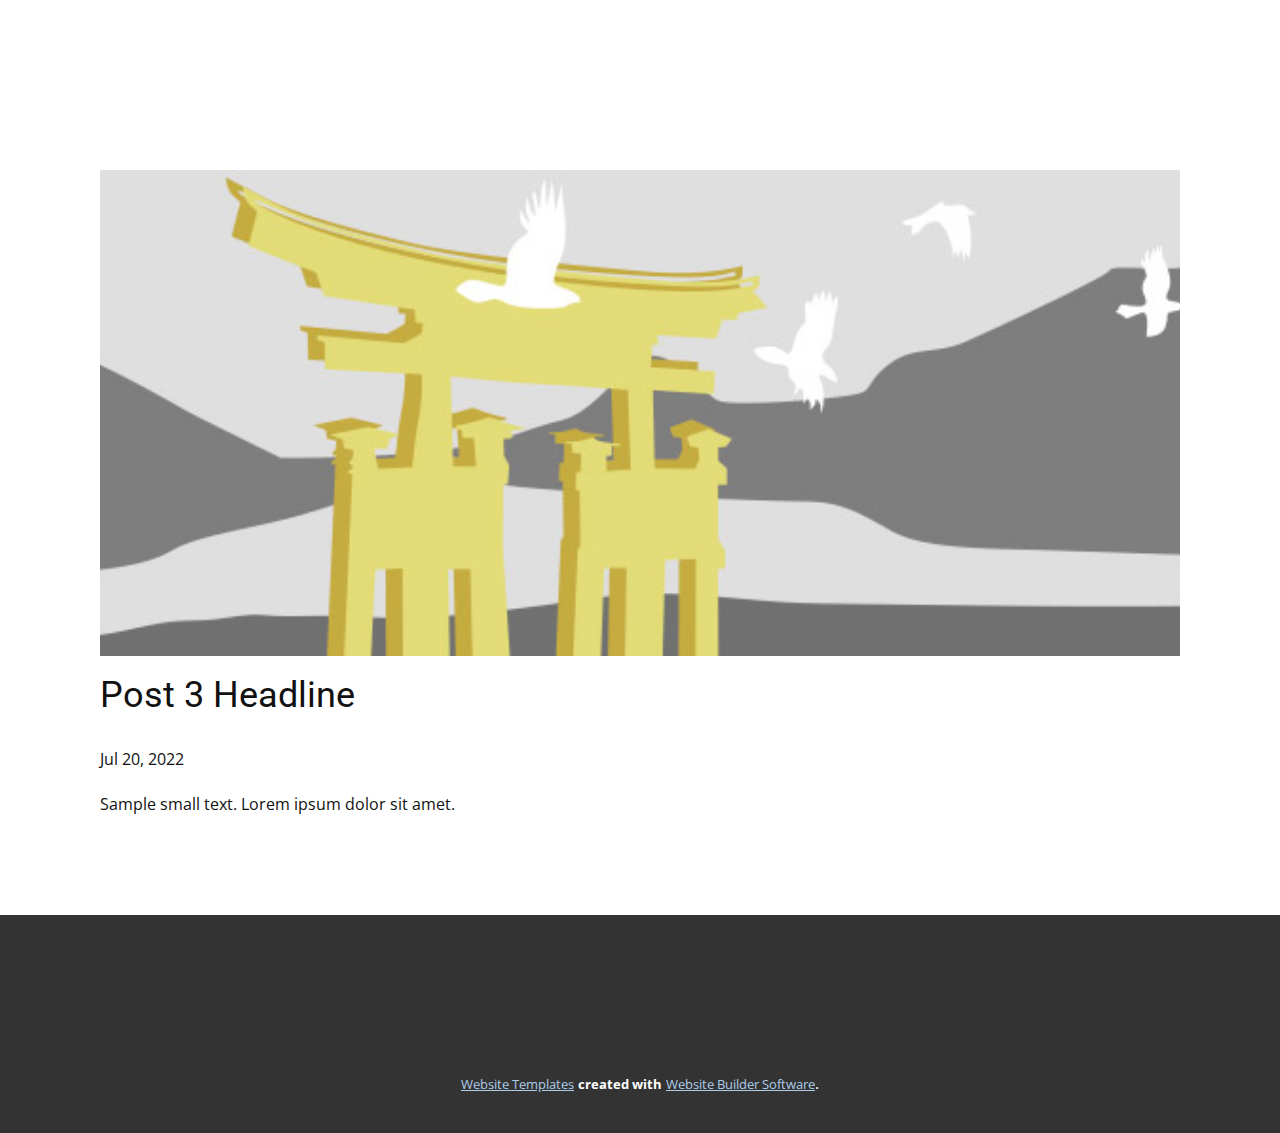
<file: blog/post-2.html>
<!doctype html>
<html style="font-size: 16px;" lang="en"><head>
    <meta name="viewport" content="width=device-width, initial-scale=1.0">
    <meta charset="utf-8">
    <meta name="keywords" content="Post 1 Headline">
    <meta name="description" content="">
    <title>Post 3 Headline</title>
    <link rel="stylesheet" href="../nicepage.css" media="screen">
<link rel="stylesheet" href="../Post-Template.css" media="screen">
    <script class="u-script" type="text/javascript" src="../jquery.js" defer=""></script>
    <script class="u-script" type="text/javascript" src="../nicepage.js" defer=""></script>
    <meta name="generator" content="Nicepage 4.14.1, nicepage.com">
    <link id="u-theme-google-font" rel="stylesheet" href="https://fonts.googleapis.com/css?family=Roboto:100,100i,300,300i,400,400i,500,500i,700,700i,900,900i|Open+Sans:300,300i,400,400i,500,500i,600,600i,700,700i,800,800i">
    
    
    <script type="application/ld+json">{
		"@context": "http://schema.org",
		"@type": "Organization",
		"name": ""
}</script>
    <meta name="theme-color" content="#478ac9">
  </head>
  <body class="u-body u-xl-mode" data-lang="en"><header class="u-clearfix u-header u-header" id="sec-8af5"><div class="u-align-left u-clearfix u-sheet u-sheet-1"></div></header>
    <section class="u-align-center u-clearfix u-section-1" id="sec-9d78">
      <div class="u-clearfix u-sheet u-valign-middle-md u-valign-middle-sm u-valign-middle-xs u-sheet-1"><!--post_details--><!--post_details_options_json--><!--{"source":""}--><!--/post_details_options_json--><!--blog_post-->
        <div class="u-container-style u-expanded-width u-post-details u-post-details-1">
          <div class="u-container-layout u-valign-middle u-container-layout-1"><!--blog_post_image-->
            <img alt="" class="u-blog-control u-expanded-width u-image u-image-default u-image-1" src="[data-uri]"><!--/blog_post_image--><!--blog_post_header-->
            <h2 class="u-blog-control u-text u-text-1">Post 3 Headline</h2><!--/blog_post_header--><!--blog_post_metadata-->
            <div class="u-blog-control u-metadata u-metadata-1"><!--blog_post_metadata_date-->
              <span class="u-meta-date u-meta-icon">Jul 20, 2022</span><!--/blog_post_metadata_date--><!--blog_post_metadata_category-->
              <!--/blog_post_metadata_category--><!--blog_post_metadata_comments-->
              <!--/blog_post_metadata_comments-->
            </div><!--/blog_post_metadata--><!--blog_post_content-->
            <div class="u-align-justify u-blog-control u-post-content u-text u-text-2 fr-view">
  Sample small text. Lorem ipsum dolor sit amet.
  </div><!--/blog_post_content-->
          </div>
        </div><!--/blog_post--><!--/post_details-->
      </div>
    </section>
    
    
    <footer class="u-align-center u-clearfix u-footer u-grey-80 u-footer" id="sec-06ca"><div class="u-align-left u-clearfix u-sheet u-sheet-1"></div></footer>
    <section class="u-backlink u-clearfix u-grey-80">
      <a class="u-link" href="https://nicepage.com/website-templates" target="_blank">
        <span>Website Templates</span>
      </a>
      <p class="u-text">
        <span>created with</span>
      </p>
      <a class="u-link" href="" target="_blank">
        <span>Website Builder Software</span>
      </a>. 
    </section>
  
</body></html>
</file>
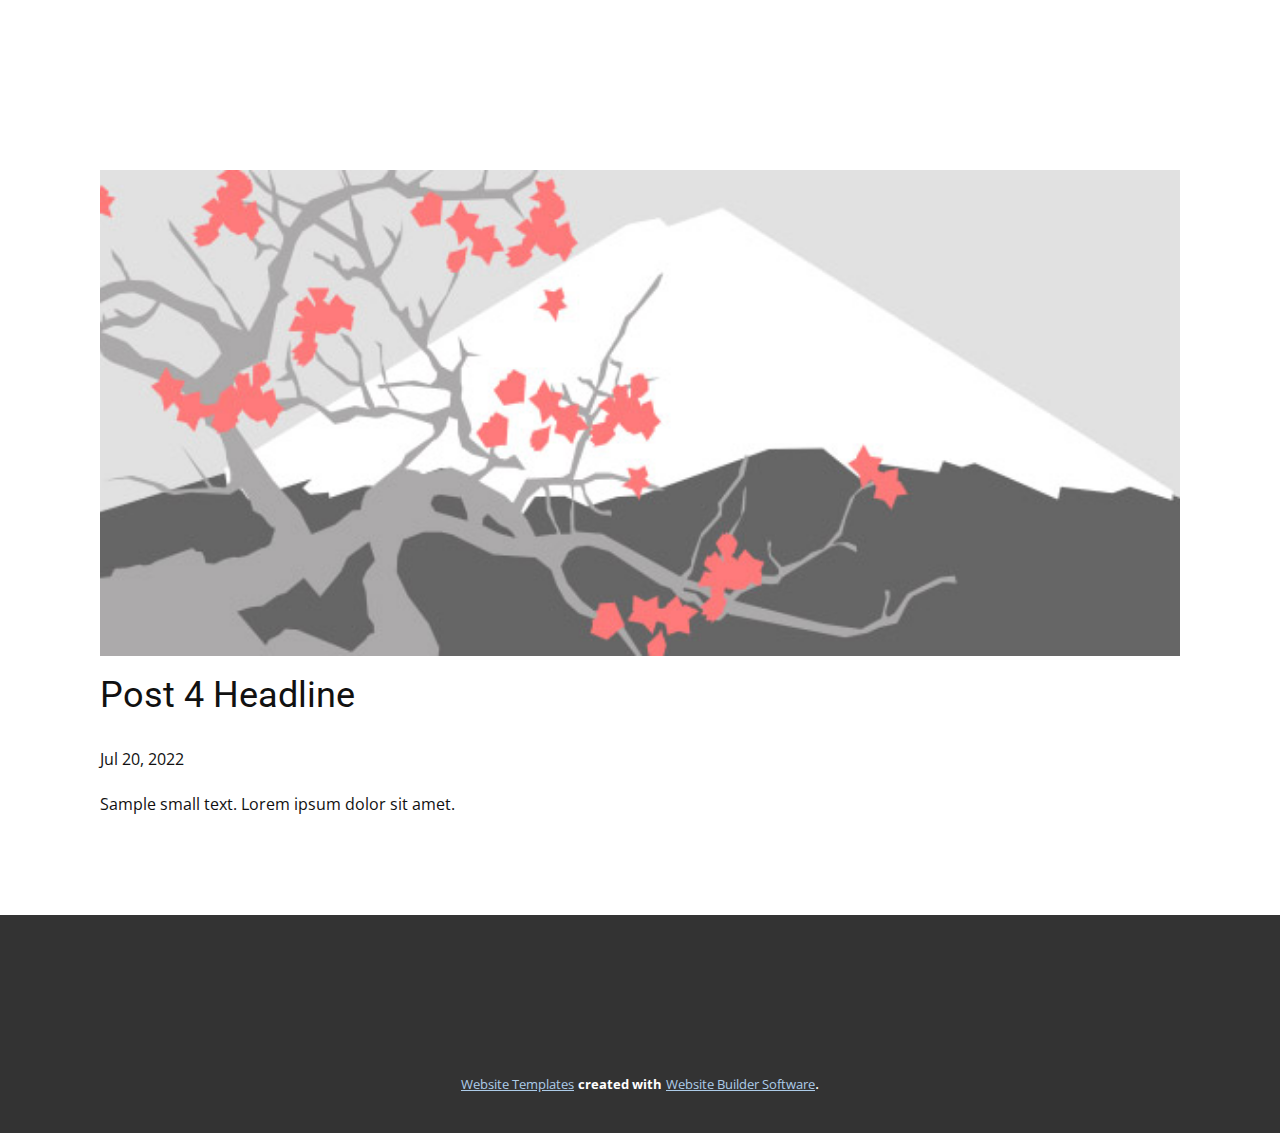
<file: blog/post-3.html>
<!doctype html>
<html style="font-size: 16px;" lang="en"><head>
    <meta name="viewport" content="width=device-width, initial-scale=1.0">
    <meta charset="utf-8">
    <meta name="keywords" content="Post 1 Headline">
    <meta name="description" content="">
    <title>Post 4 Headline</title>
    <link rel="stylesheet" href="../nicepage.css" media="screen">
<link rel="stylesheet" href="../Post-Template.css" media="screen">
    <script class="u-script" type="text/javascript" src="../jquery.js" defer=""></script>
    <script class="u-script" type="text/javascript" src="../nicepage.js" defer=""></script>
    <meta name="generator" content="Nicepage 4.14.1, nicepage.com">
    <link id="u-theme-google-font" rel="stylesheet" href="https://fonts.googleapis.com/css?family=Roboto:100,100i,300,300i,400,400i,500,500i,700,700i,900,900i|Open+Sans:300,300i,400,400i,500,500i,600,600i,700,700i,800,800i">
    
    
    <script type="application/ld+json">{
		"@context": "http://schema.org",
		"@type": "Organization",
		"name": ""
}</script>
    <meta name="theme-color" content="#478ac9">
  </head>
  <body class="u-body u-xl-mode" data-lang="en"><header class="u-clearfix u-header u-header" id="sec-8af5"><div class="u-align-left u-clearfix u-sheet u-sheet-1"></div></header>
    <section class="u-align-center u-clearfix u-section-1" id="sec-9d78">
      <div class="u-clearfix u-sheet u-valign-middle-md u-valign-middle-sm u-valign-middle-xs u-sheet-1"><!--post_details--><!--post_details_options_json--><!--{"source":""}--><!--/post_details_options_json--><!--blog_post-->
        <div class="u-container-style u-expanded-width u-post-details u-post-details-1">
          <div class="u-container-layout u-valign-middle u-container-layout-1"><!--blog_post_image-->
            <img alt="" class="u-blog-control u-expanded-width u-image u-image-default u-image-1" src="[data-uri]"><!--/blog_post_image--><!--blog_post_header-->
            <h2 class="u-blog-control u-text u-text-1">Post 4 Headline</h2><!--/blog_post_header--><!--blog_post_metadata-->
            <div class="u-blog-control u-metadata u-metadata-1"><!--blog_post_metadata_date-->
              <span class="u-meta-date u-meta-icon">Jul 20, 2022</span><!--/blog_post_metadata_date--><!--blog_post_metadata_category-->
              <!--/blog_post_metadata_category--><!--blog_post_metadata_comments-->
              <!--/blog_post_metadata_comments-->
            </div><!--/blog_post_metadata--><!--blog_post_content-->
            <div class="u-align-justify u-blog-control u-post-content u-text u-text-2 fr-view">
  Sample small text. Lorem ipsum dolor sit amet.
  </div><!--/blog_post_content-->
          </div>
        </div><!--/blog_post--><!--/post_details-->
      </div>
    </section>
    
    
    <footer class="u-align-center u-clearfix u-footer u-grey-80 u-footer" id="sec-06ca"><div class="u-align-left u-clearfix u-sheet u-sheet-1"></div></footer>
    <section class="u-backlink u-clearfix u-grey-80">
      <a class="u-link" href="https://nicepage.com/website-templates" target="_blank">
        <span>Website Templates</span>
      </a>
      <p class="u-text">
        <span>created with</span>
      </p>
      <a class="u-link" href="" target="_blank">
        <span>Website Builder Software</span>
      </a>. 
    </section>
  
</body></html>
</file>
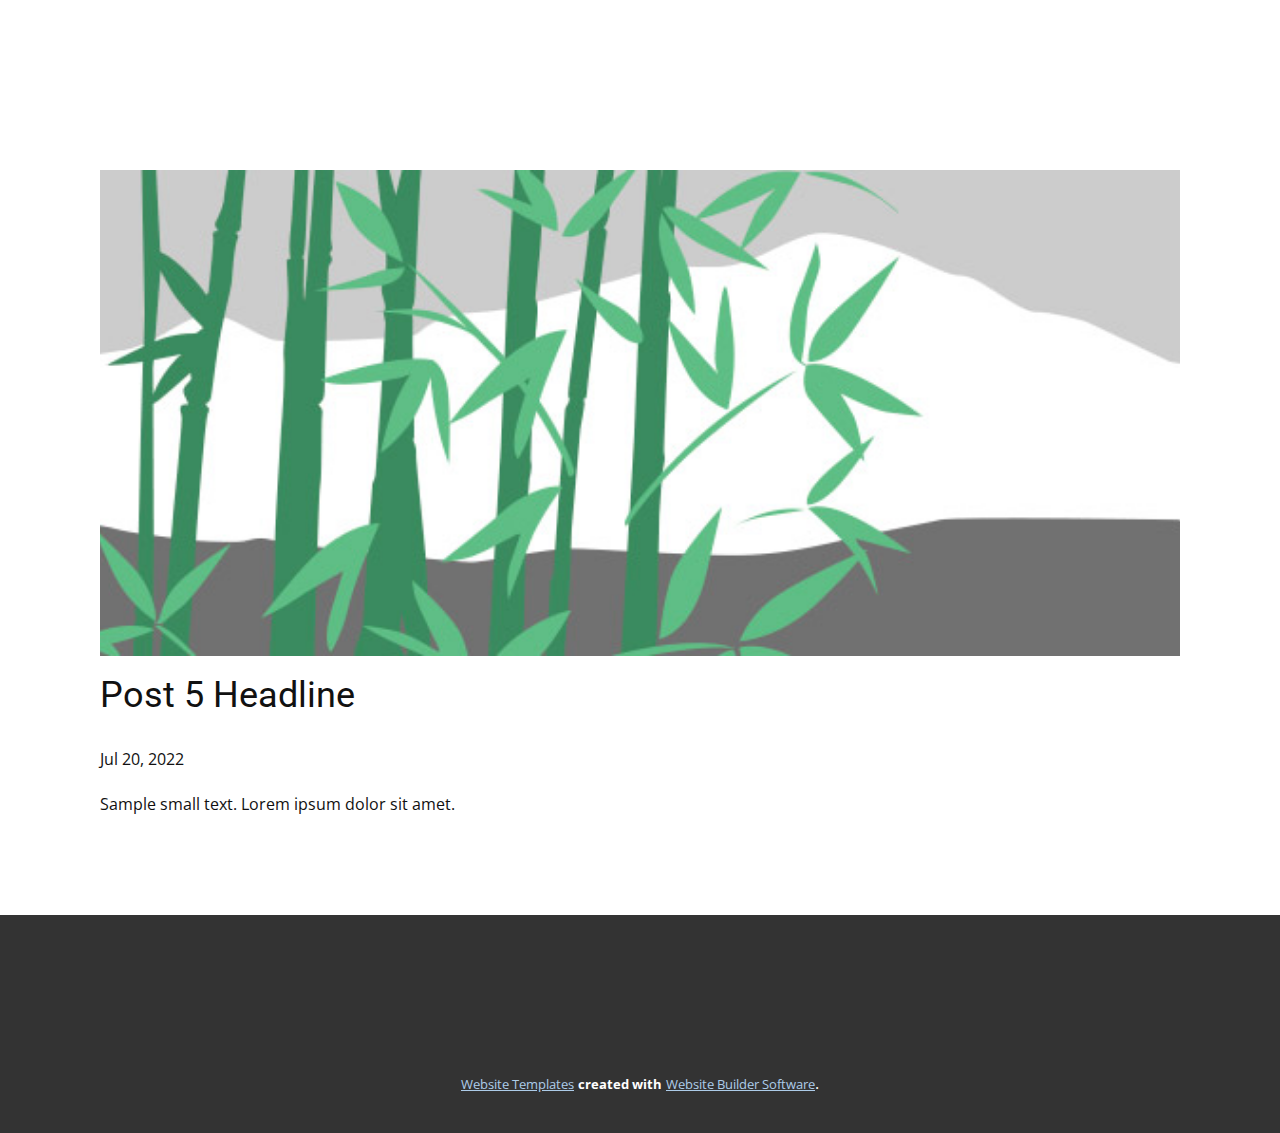
<file: blog/post-4.html>
<!doctype html>
<html style="font-size: 16px;" lang="en"><head>
    <meta name="viewport" content="width=device-width, initial-scale=1.0">
    <meta charset="utf-8">
    <meta name="keywords" content="Post 1 Headline">
    <meta name="description" content="">
    <title>Post 5 Headline</title>
    <link rel="stylesheet" href="../nicepage.css" media="screen">
<link rel="stylesheet" href="../Post-Template.css" media="screen">
    <script class="u-script" type="text/javascript" src="../jquery.js" defer=""></script>
    <script class="u-script" type="text/javascript" src="../nicepage.js" defer=""></script>
    <meta name="generator" content="Nicepage 4.14.1, nicepage.com">
    <link id="u-theme-google-font" rel="stylesheet" href="https://fonts.googleapis.com/css?family=Roboto:100,100i,300,300i,400,400i,500,500i,700,700i,900,900i|Open+Sans:300,300i,400,400i,500,500i,600,600i,700,700i,800,800i">
    
    
    <script type="application/ld+json">{
		"@context": "http://schema.org",
		"@type": "Organization",
		"name": ""
}</script>
    <meta name="theme-color" content="#478ac9">
  </head>
  <body class="u-body u-xl-mode" data-lang="en"><header class="u-clearfix u-header u-header" id="sec-8af5"><div class="u-align-left u-clearfix u-sheet u-sheet-1"></div></header>
    <section class="u-align-center u-clearfix u-section-1" id="sec-9d78">
      <div class="u-clearfix u-sheet u-valign-middle-md u-valign-middle-sm u-valign-middle-xs u-sheet-1"><!--post_details--><!--post_details_options_json--><!--{"source":""}--><!--/post_details_options_json--><!--blog_post-->
        <div class="u-container-style u-expanded-width u-post-details u-post-details-1">
          <div class="u-container-layout u-valign-middle u-container-layout-1"><!--blog_post_image-->
            <img alt="" class="u-blog-control u-expanded-width u-image u-image-default u-image-1" src="[data-uri]"><!--/blog_post_image--><!--blog_post_header-->
            <h2 class="u-blog-control u-text u-text-1">Post 5 Headline</h2><!--/blog_post_header--><!--blog_post_metadata-->
            <div class="u-blog-control u-metadata u-metadata-1"><!--blog_post_metadata_date-->
              <span class="u-meta-date u-meta-icon">Jul 20, 2022</span><!--/blog_post_metadata_date--><!--blog_post_metadata_category-->
              <!--/blog_post_metadata_category--><!--blog_post_metadata_comments-->
              <!--/blog_post_metadata_comments-->
            </div><!--/blog_post_metadata--><!--blog_post_content-->
            <div class="u-align-justify u-blog-control u-post-content u-text u-text-2 fr-view">
  Sample small text. Lorem ipsum dolor sit amet.
  </div><!--/blog_post_content-->
          </div>
        </div><!--/blog_post--><!--/post_details-->
      </div>
    </section>
    
    
    <footer class="u-align-center u-clearfix u-footer u-grey-80 u-footer" id="sec-06ca"><div class="u-align-left u-clearfix u-sheet u-sheet-1"></div></footer>
    <section class="u-backlink u-clearfix u-grey-80">
      <a class="u-link" href="https://nicepage.com/website-templates" target="_blank">
        <span>Website Templates</span>
      </a>
      <p class="u-text">
        <span>created with</span>
      </p>
      <a class="u-link" href="" target="_blank">
        <span>Website Builder Software</span>
      </a>. 
    </section>
  
</body></html>
</file>
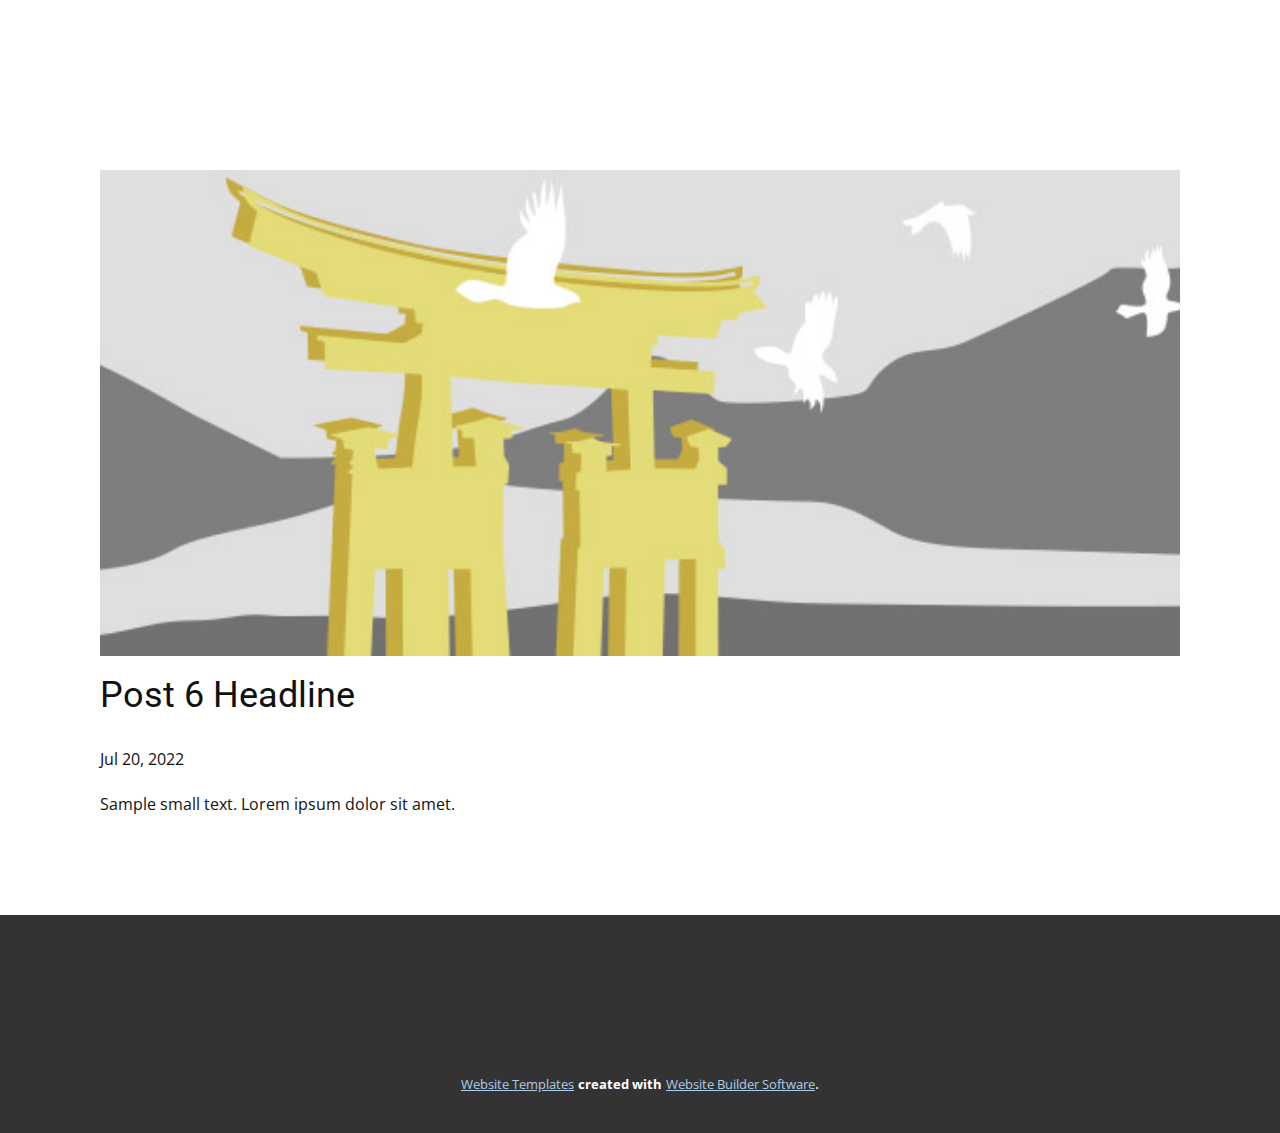
<file: blog/post-5.html>
<!doctype html>
<html style="font-size: 16px;" lang="en"><head>
    <meta name="viewport" content="width=device-width, initial-scale=1.0">
    <meta charset="utf-8">
    <meta name="keywords" content="Post 1 Headline">
    <meta name="description" content="">
    <title>Post 6 Headline</title>
    <link rel="stylesheet" href="../nicepage.css" media="screen">
<link rel="stylesheet" href="../Post-Template.css" media="screen">
    <script class="u-script" type="text/javascript" src="../jquery.js" defer=""></script>
    <script class="u-script" type="text/javascript" src="../nicepage.js" defer=""></script>
    <meta name="generator" content="Nicepage 4.14.1, nicepage.com">
    <link id="u-theme-google-font" rel="stylesheet" href="https://fonts.googleapis.com/css?family=Roboto:100,100i,300,300i,400,400i,500,500i,700,700i,900,900i|Open+Sans:300,300i,400,400i,500,500i,600,600i,700,700i,800,800i">
    
    
    <script type="application/ld+json">{
		"@context": "http://schema.org",
		"@type": "Organization",
		"name": ""
}</script>
    <meta name="theme-color" content="#478ac9">
  </head>
  <body class="u-body u-xl-mode" data-lang="en"><header class="u-clearfix u-header u-header" id="sec-8af5"><div class="u-align-left u-clearfix u-sheet u-sheet-1"></div></header>
    <section class="u-align-center u-clearfix u-section-1" id="sec-9d78">
      <div class="u-clearfix u-sheet u-valign-middle-md u-valign-middle-sm u-valign-middle-xs u-sheet-1"><!--post_details--><!--post_details_options_json--><!--{"source":""}--><!--/post_details_options_json--><!--blog_post-->
        <div class="u-container-style u-expanded-width u-post-details u-post-details-1">
          <div class="u-container-layout u-valign-middle u-container-layout-1"><!--blog_post_image-->
            <img alt="" class="u-blog-control u-expanded-width u-image u-image-default u-image-1" src="[data-uri]"><!--/blog_post_image--><!--blog_post_header-->
            <h2 class="u-blog-control u-text u-text-1">Post 6 Headline</h2><!--/blog_post_header--><!--blog_post_metadata-->
            <div class="u-blog-control u-metadata u-metadata-1"><!--blog_post_metadata_date-->
              <span class="u-meta-date u-meta-icon">Jul 20, 2022</span><!--/blog_post_metadata_date--><!--blog_post_metadata_category-->
              <!--/blog_post_metadata_category--><!--blog_post_metadata_comments-->
              <!--/blog_post_metadata_comments-->
            </div><!--/blog_post_metadata--><!--blog_post_content-->
            <div class="u-align-justify u-blog-control u-post-content u-text u-text-2 fr-view">
  Sample small text. Lorem ipsum dolor sit amet.
  </div><!--/blog_post_content-->
          </div>
        </div><!--/blog_post--><!--/post_details-->
      </div>
    </section>
    
    
    <footer class="u-align-center u-clearfix u-footer u-grey-80 u-footer" id="sec-06ca"><div class="u-align-left u-clearfix u-sheet u-sheet-1"></div></footer>
    <section class="u-backlink u-clearfix u-grey-80">
      <a class="u-link" href="https://nicepage.com/website-templates" target="_blank">
        <span>Website Templates</span>
      </a>
      <p class="u-text">
        <span>created with</span>
      </p>
      <a class="u-link" href="" target="_blank">
        <span>Website Builder Software</span>
      </a>. 
    </section>
  
</body></html>
</file>
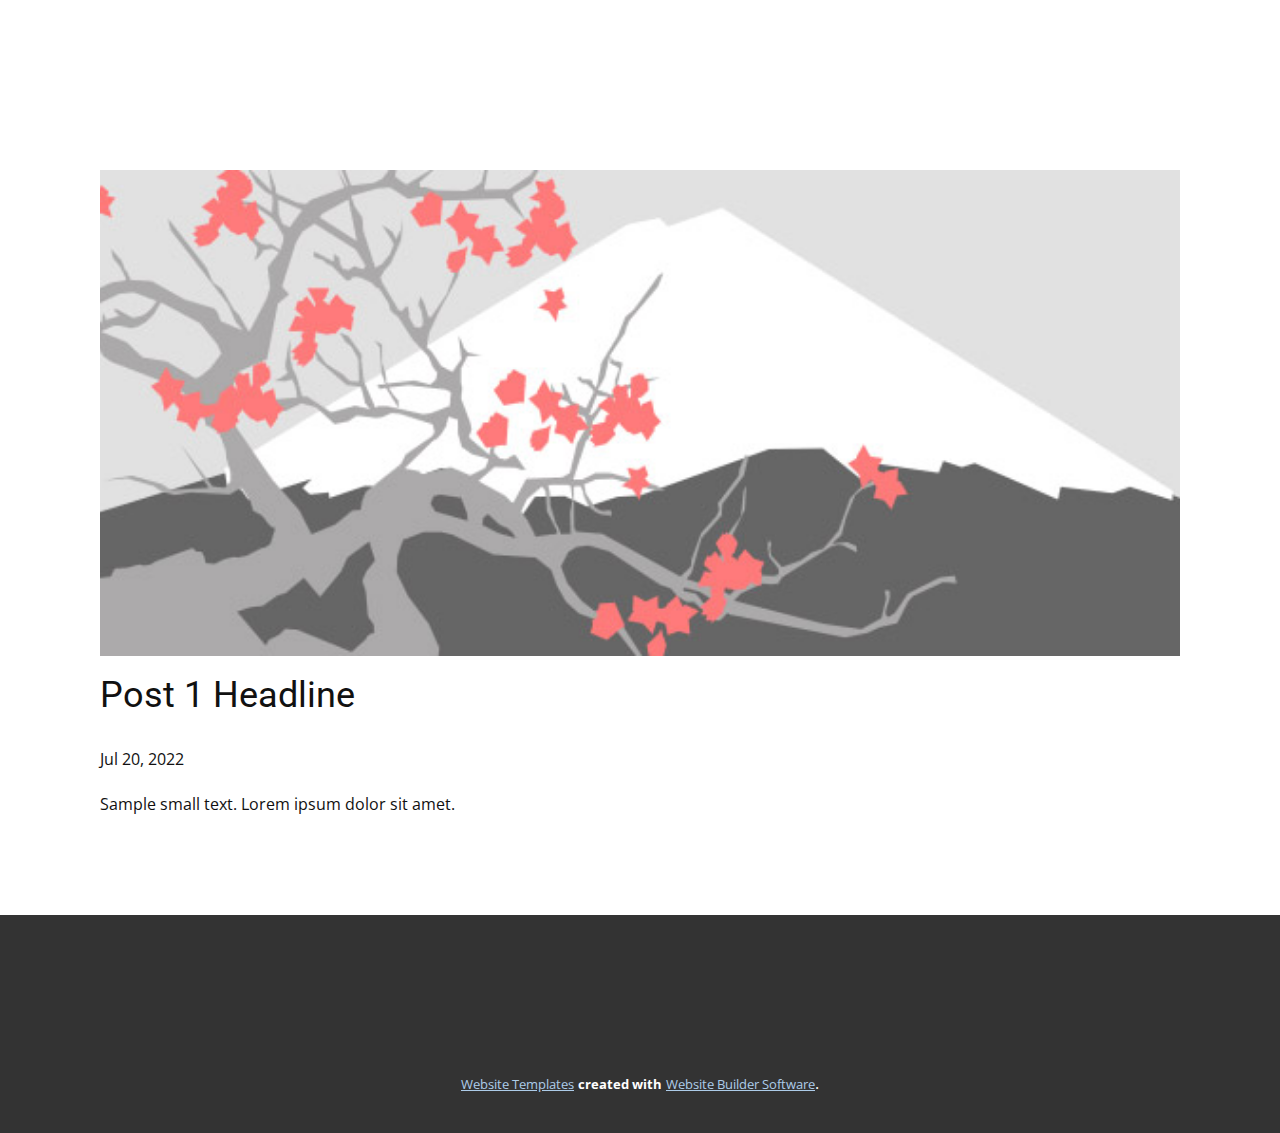
<file: blog/post.html>
<!doctype html>
<html style="font-size: 16px;" lang="en"><head>
    <meta name="viewport" content="width=device-width, initial-scale=1.0">
    <meta charset="utf-8">
    <meta name="keywords" content="Post 1 Headline">
    <meta name="description" content="">
    <title>Post 1 Headline</title>
    <link rel="stylesheet" href="../nicepage.css" media="screen">
<link rel="stylesheet" href="../Post-Template.css" media="screen">
    <script class="u-script" type="text/javascript" src="../jquery.js" defer=""></script>
    <script class="u-script" type="text/javascript" src="../nicepage.js" defer=""></script>
    <meta name="generator" content="Nicepage 4.14.1, nicepage.com">
    <link id="u-theme-google-font" rel="stylesheet" href="https://fonts.googleapis.com/css?family=Roboto:100,100i,300,300i,400,400i,500,500i,700,700i,900,900i|Open+Sans:300,300i,400,400i,500,500i,600,600i,700,700i,800,800i">
    
    
    <script type="application/ld+json">{
		"@context": "http://schema.org",
		"@type": "Organization",
		"name": ""
}</script>
    <meta name="theme-color" content="#478ac9">
  </head>
  <body class="u-body u-xl-mode" data-lang="en"><header class="u-clearfix u-header u-header" id="sec-8af5"><div class="u-align-left u-clearfix u-sheet u-sheet-1"></div></header>
    <section class="u-align-center u-clearfix u-section-1" id="sec-9d78">
      <div class="u-clearfix u-sheet u-valign-middle-md u-valign-middle-sm u-valign-middle-xs u-sheet-1"><!--post_details--><!--post_details_options_json--><!--{"source":""}--><!--/post_details_options_json--><!--blog_post-->
        <div class="u-container-style u-expanded-width u-post-details u-post-details-1">
          <div class="u-container-layout u-valign-middle u-container-layout-1"><!--blog_post_image-->
            <img alt="" class="u-blog-control u-expanded-width u-image u-image-default u-image-1" src="[data-uri]"><!--/blog_post_image--><!--blog_post_header-->
            <h2 class="u-blog-control u-text u-text-1">Post 1 Headline</h2><!--/blog_post_header--><!--blog_post_metadata-->
            <div class="u-blog-control u-metadata u-metadata-1"><!--blog_post_metadata_date-->
              <span class="u-meta-date u-meta-icon">Jul 20, 2022</span><!--/blog_post_metadata_date--><!--blog_post_metadata_category-->
              <!--/blog_post_metadata_category--><!--blog_post_metadata_comments-->
              <!--/blog_post_metadata_comments-->
            </div><!--/blog_post_metadata--><!--blog_post_content-->
            <div class="u-align-justify u-blog-control u-post-content u-text u-text-2 fr-view">
  Sample small text. Lorem ipsum dolor sit amet.
  </div><!--/blog_post_content-->
          </div>
        </div><!--/blog_post--><!--/post_details-->
      </div>
    </section>
    
    
    <footer class="u-align-center u-clearfix u-footer u-grey-80 u-footer" id="sec-06ca"><div class="u-align-left u-clearfix u-sheet u-sheet-1"></div></footer>
    <section class="u-backlink u-clearfix u-grey-80">
      <a class="u-link" href="https://nicepage.com/website-templates" target="_blank">
        <span>Website Templates</span>
      </a>
      <p class="u-text">
        <span>created with</span>
      </p>
      <a class="u-link" href="" target="_blank">
        <span>Website Builder Software</span>
      </a>. 
    </section>
  
</body></html>
</file>
